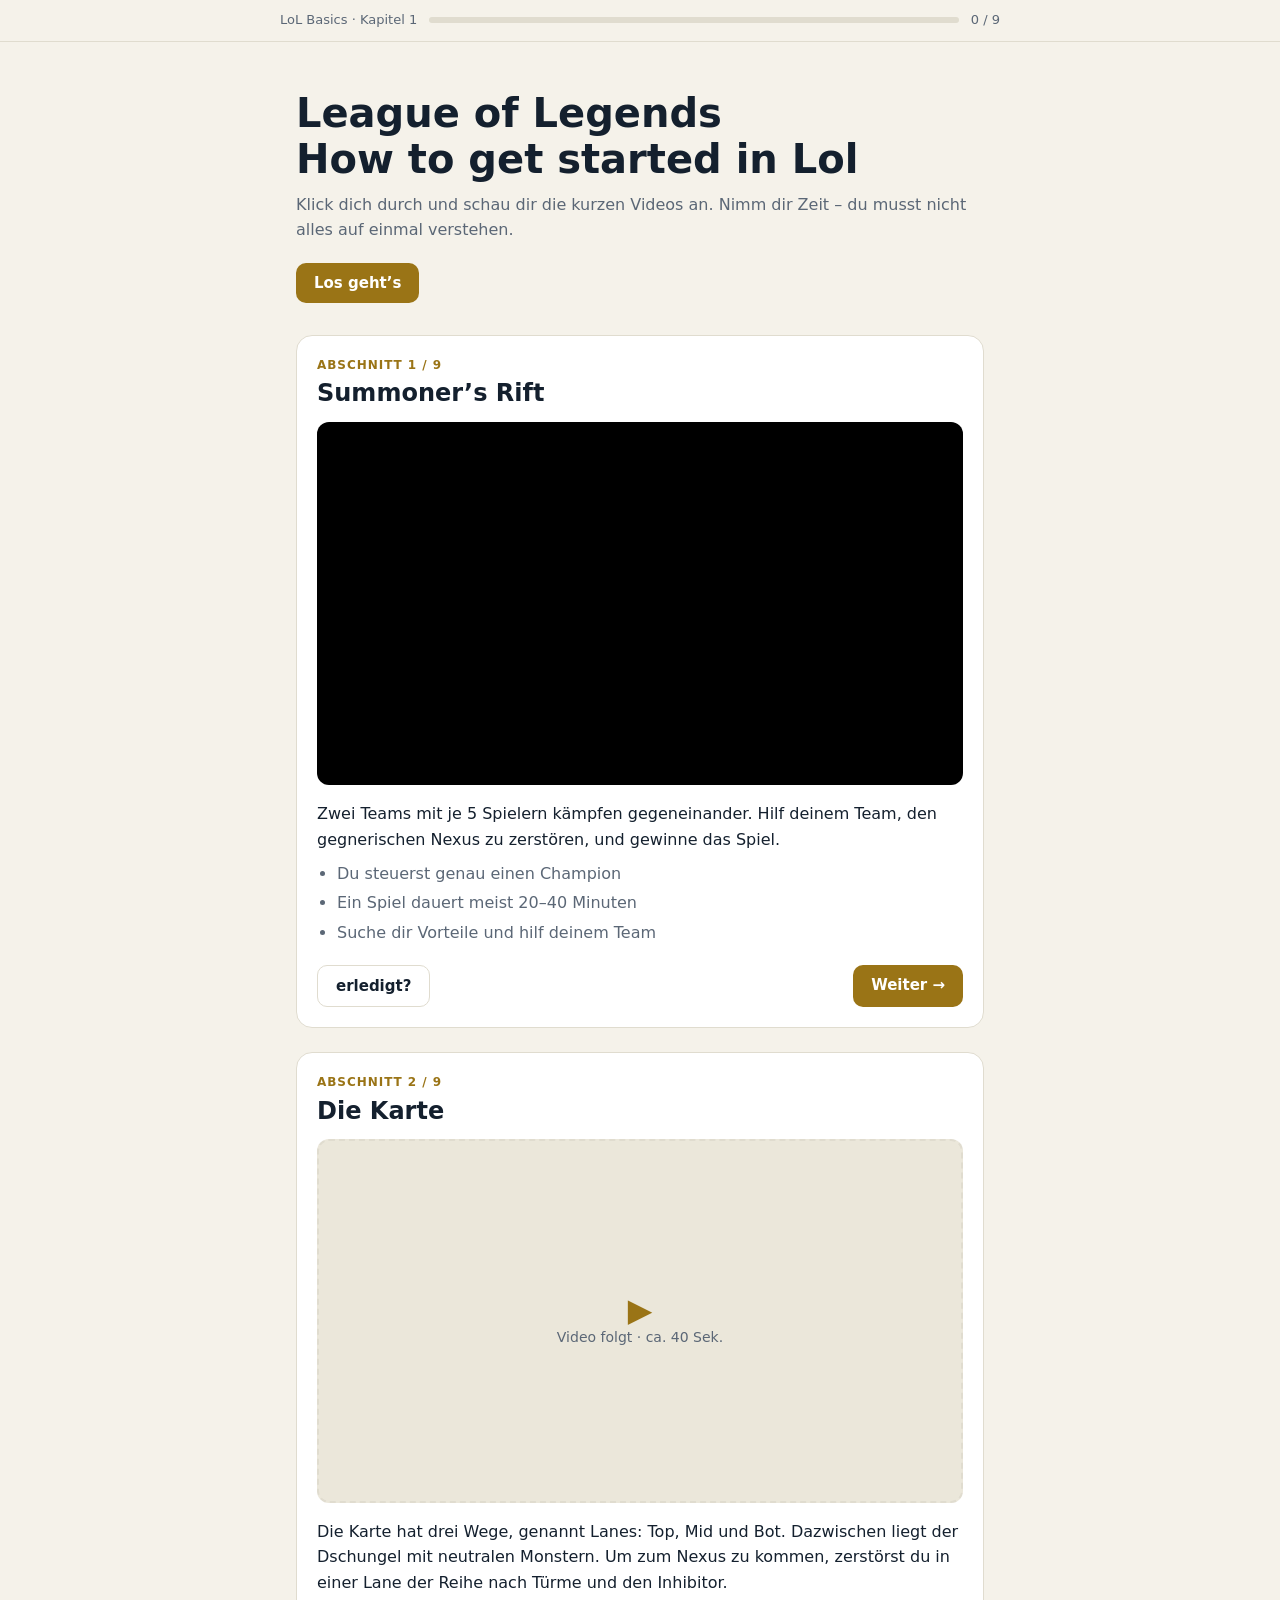
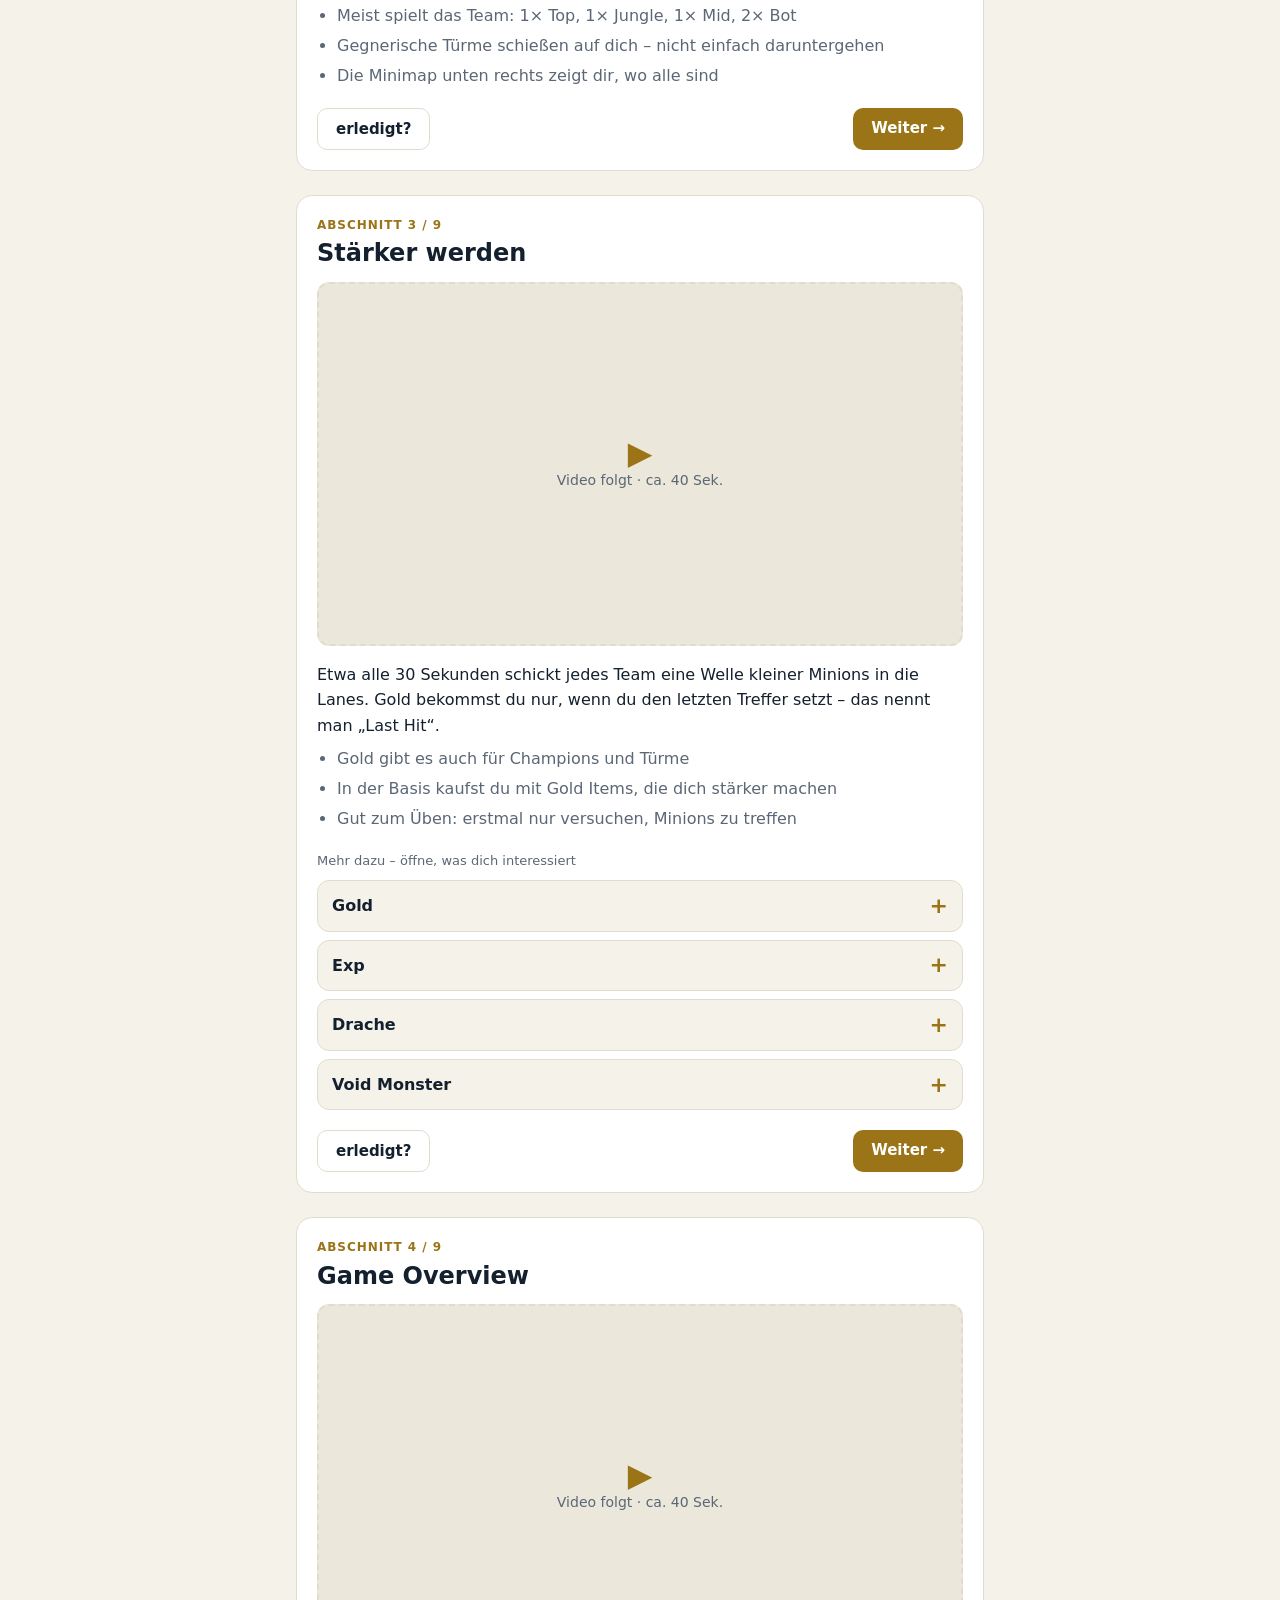
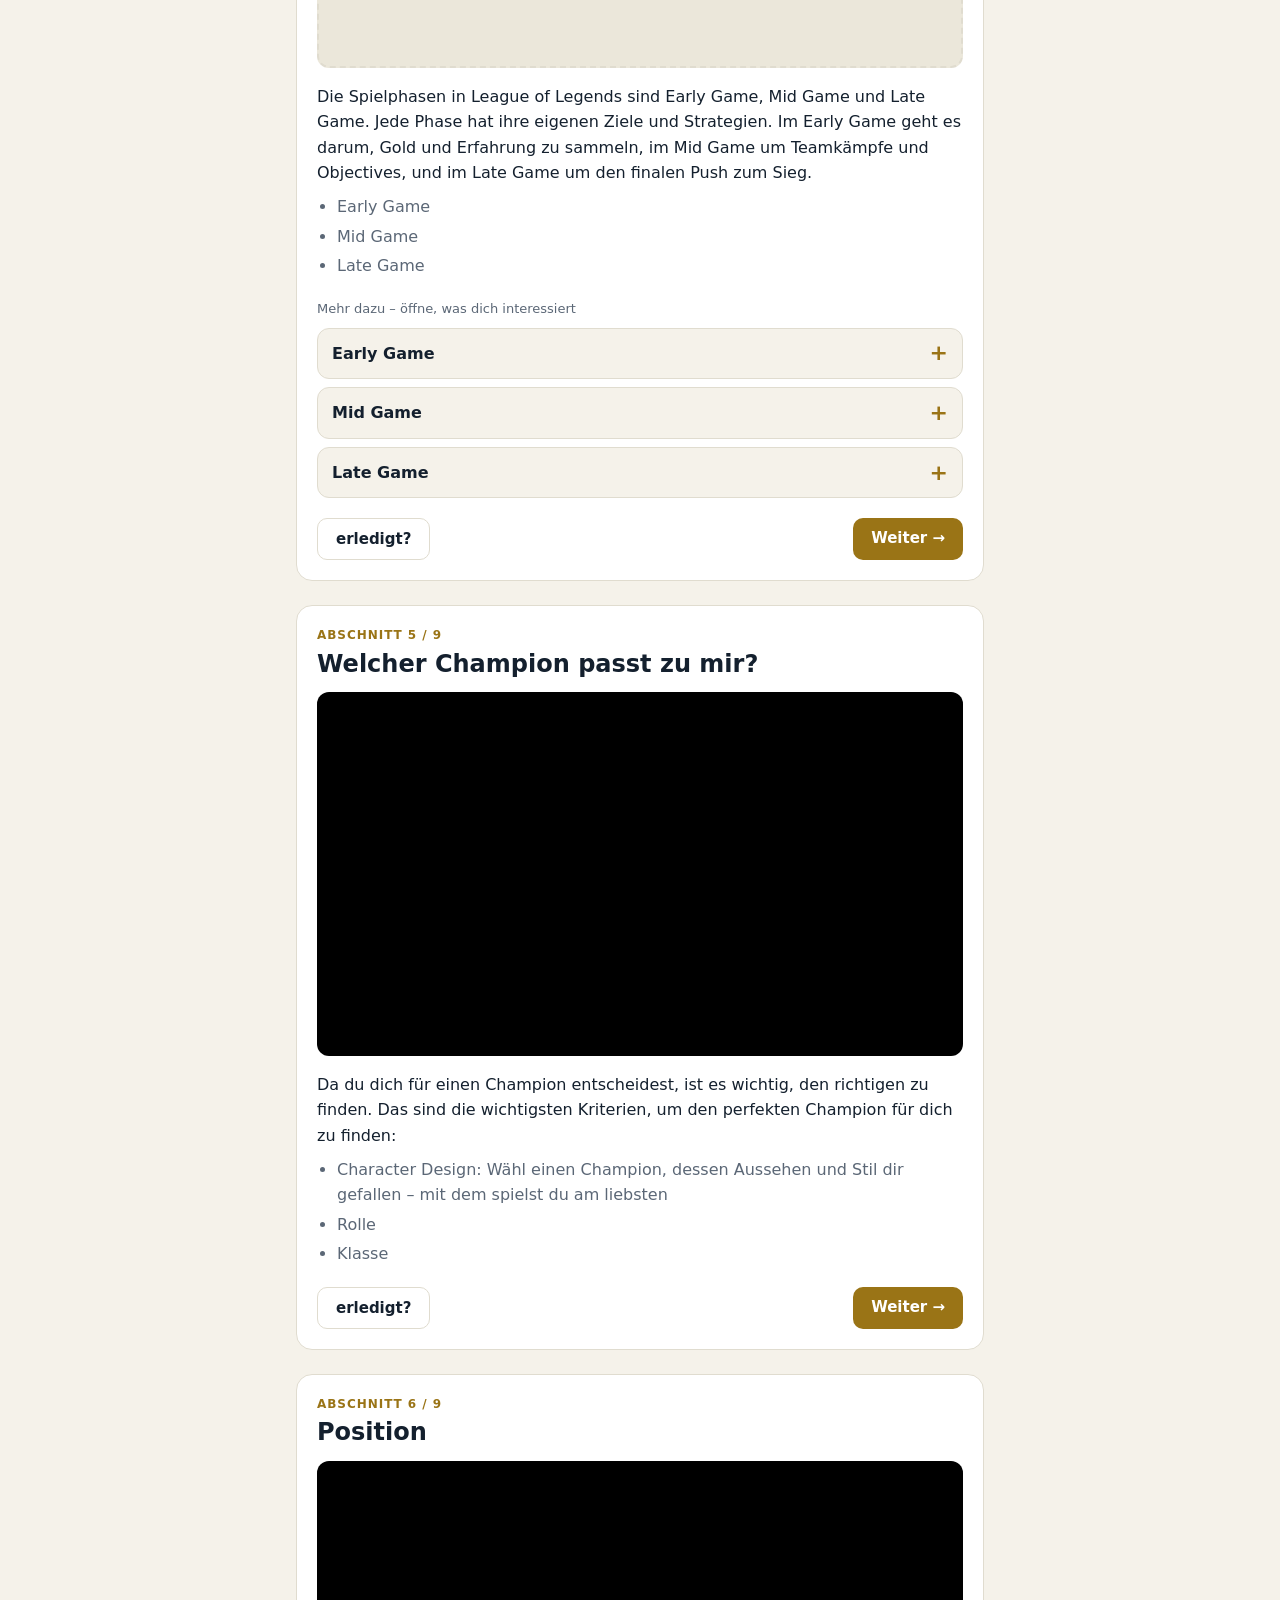
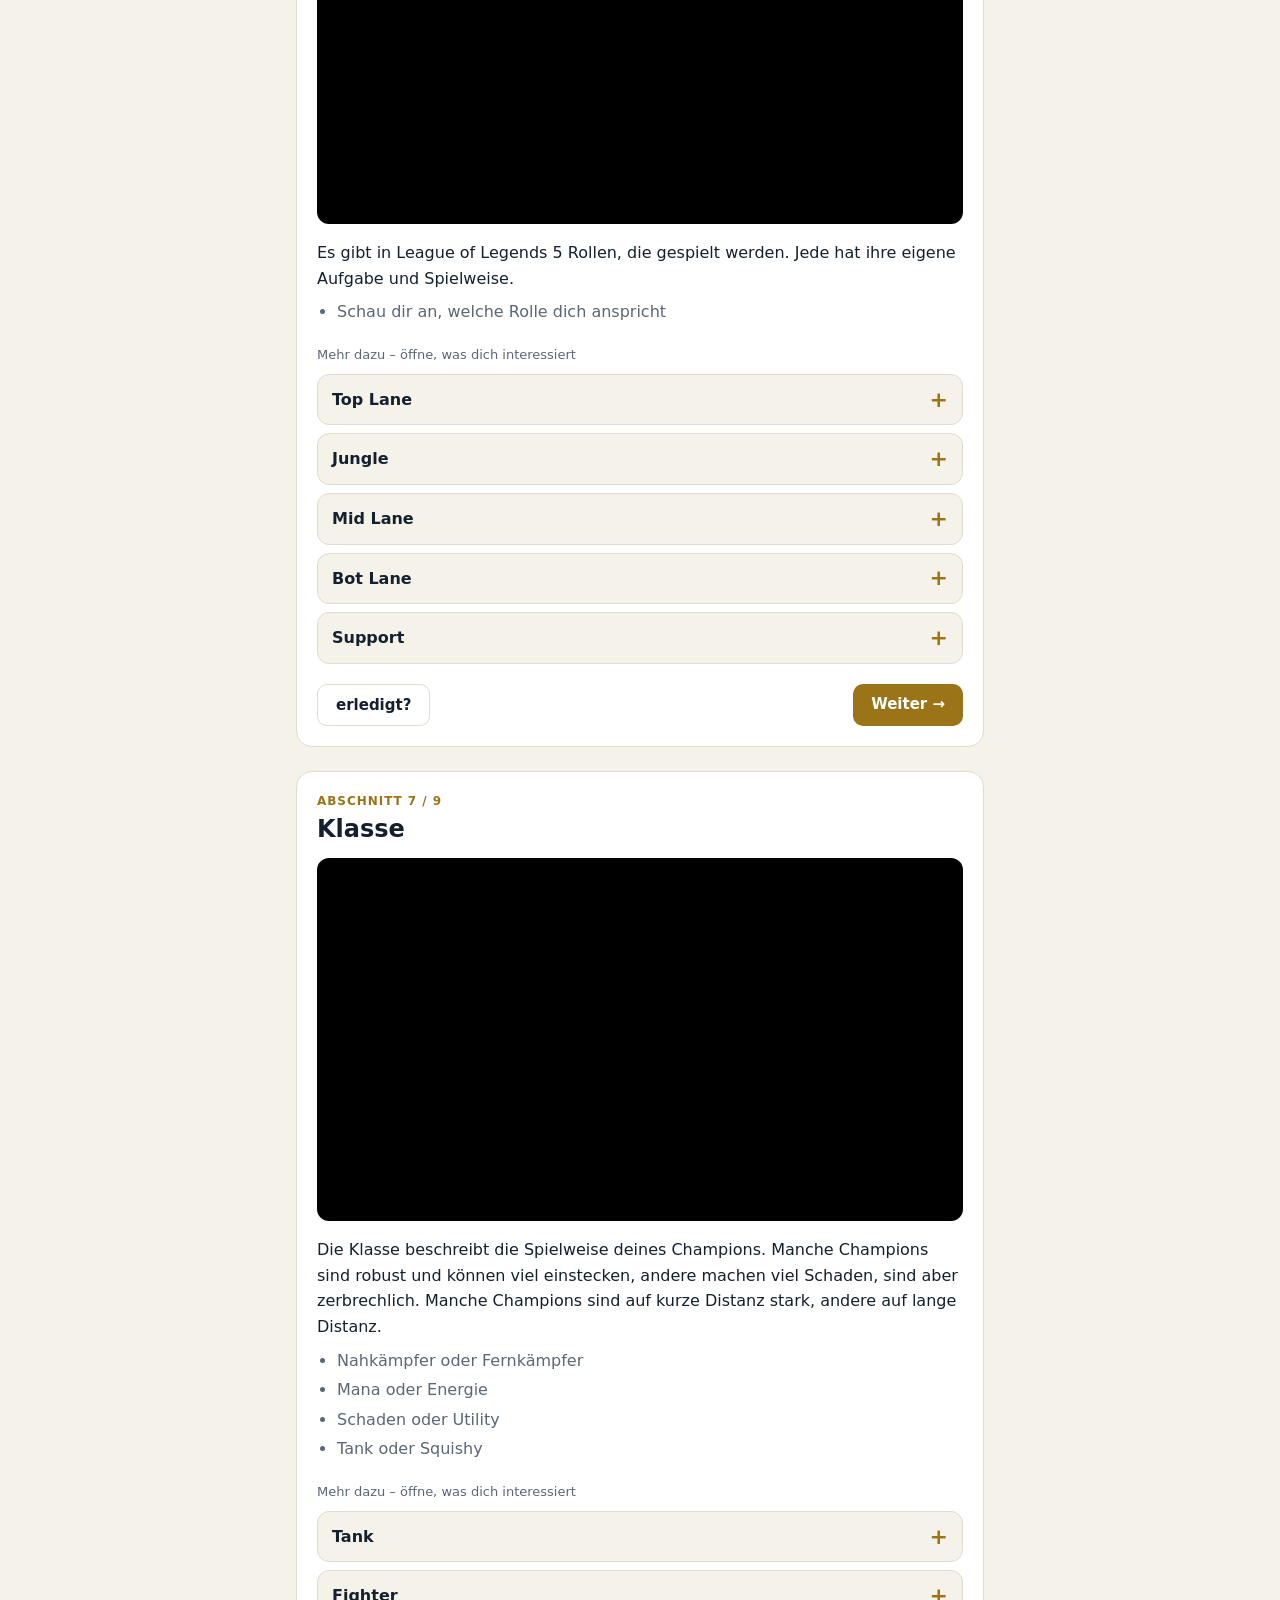
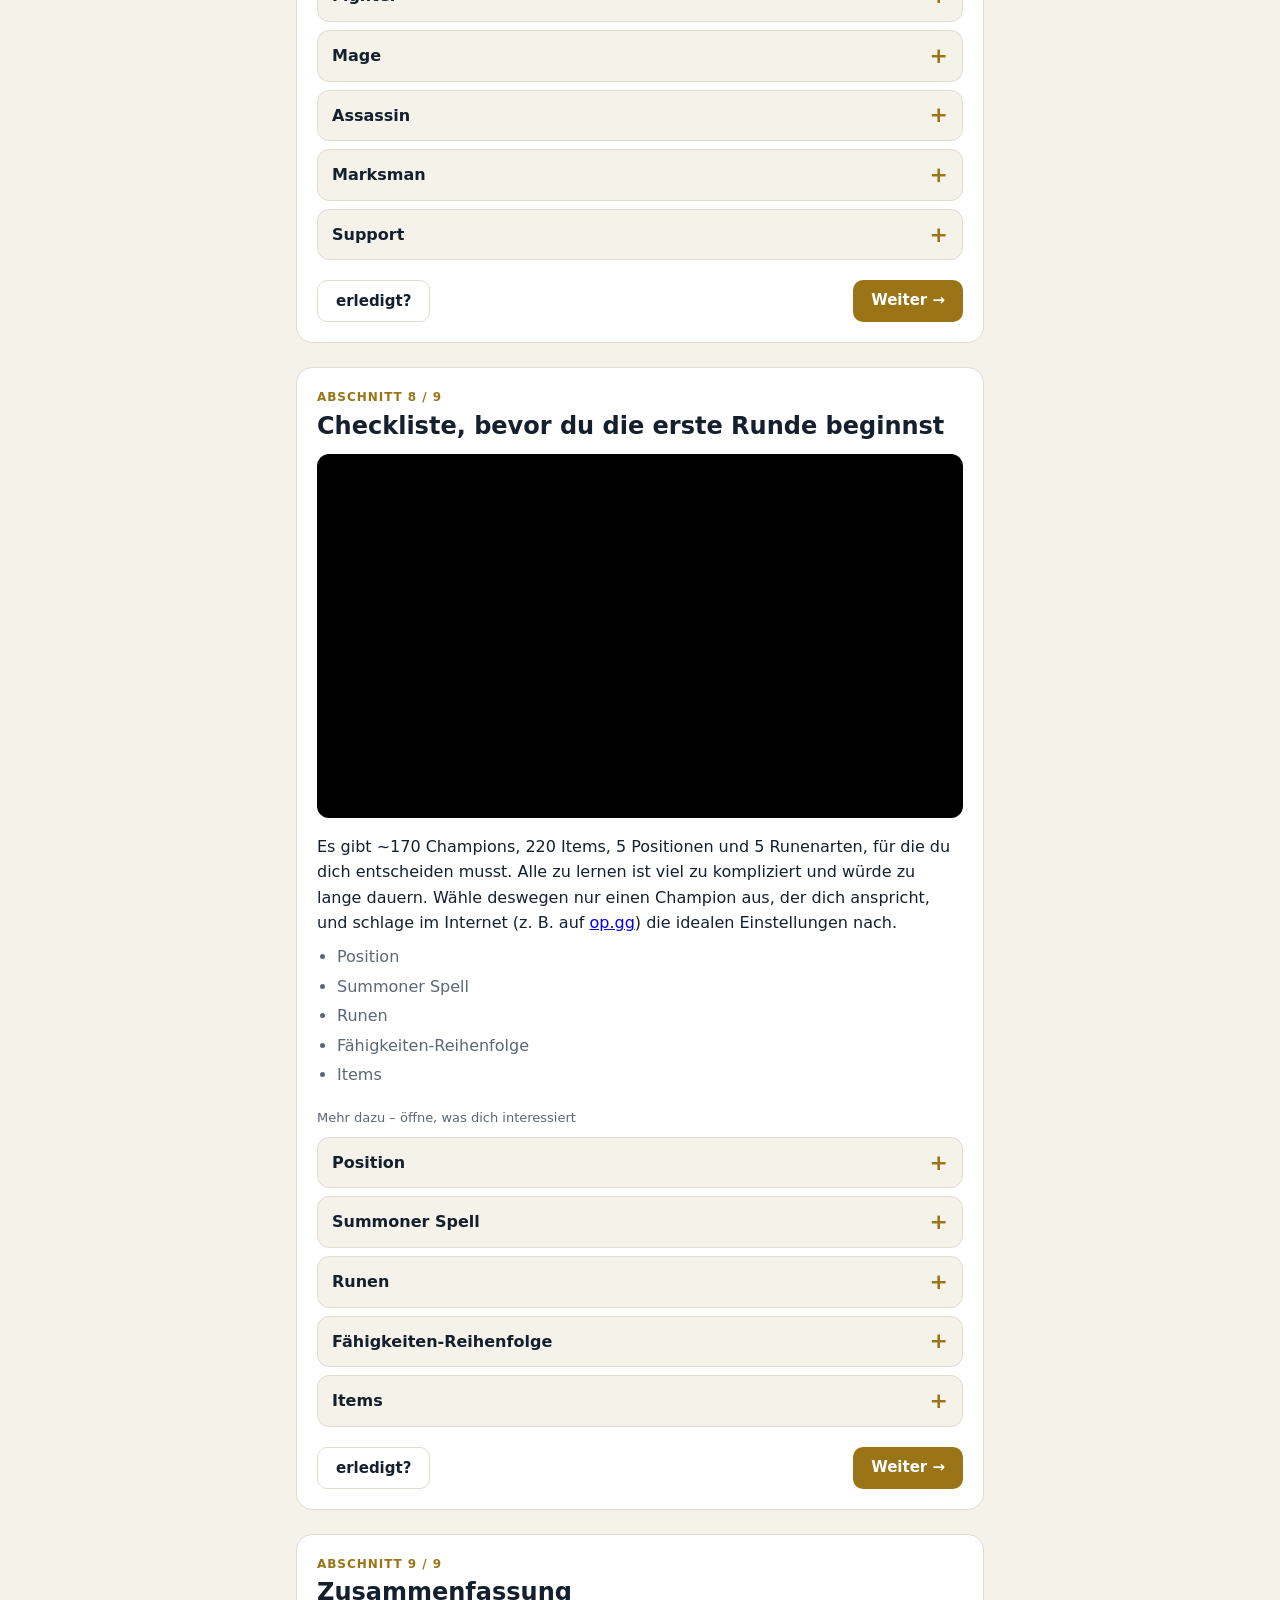
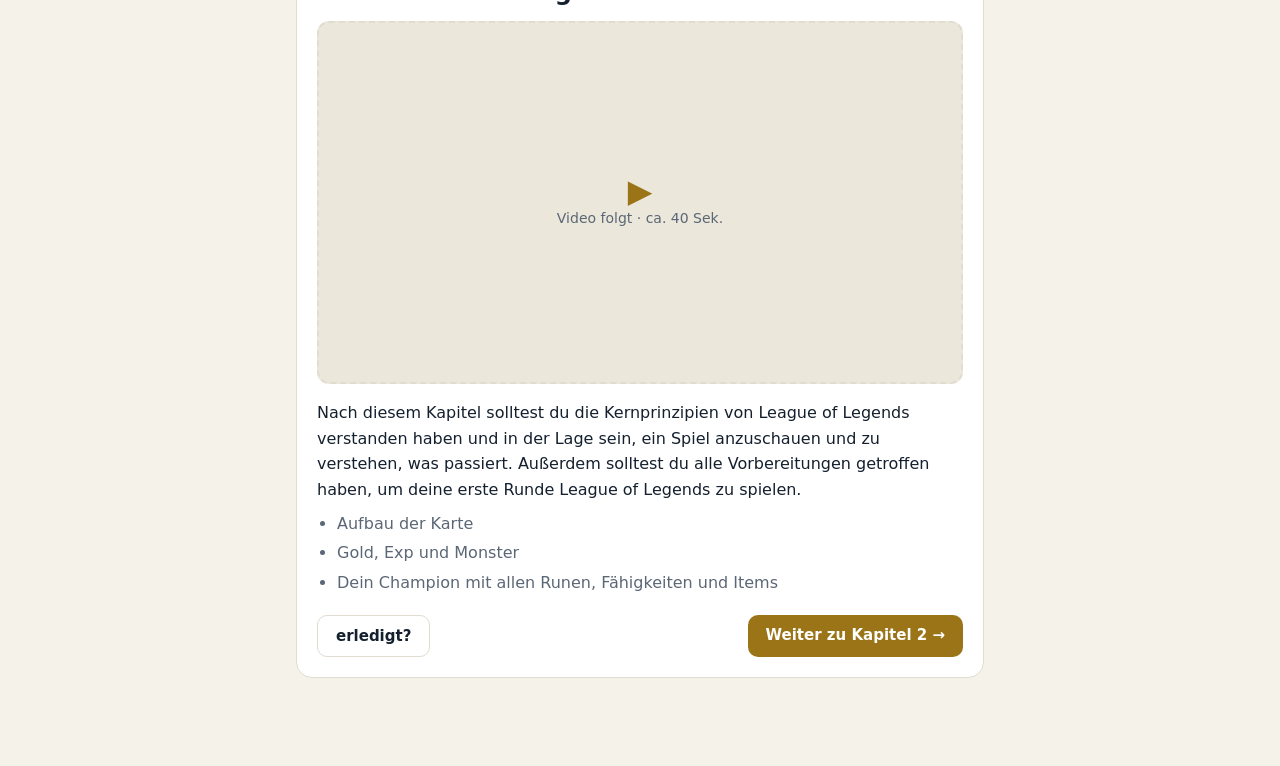
<file: index.html>
<!DOCTYPE html>
<html lang="de">
<head>
<meta charset="utf-8">
<meta name="viewport" content="width=device-width, initial-scale=1, viewport-fit=cover">
<title>League of Legends – Die ersten Schritte</title>
<meta name="description" content="Der Einstieg in League of Legends für komplette Anfänger: Karte, Gold, Rollen, Klassen und dein erster Champion – mit kurzen Videos.">
<meta property="og:type" content="website">
<meta property="og:locale" content="de_DE">
<meta property="og:site_name" content="LoL Basics">
<meta property="og:title" content="LoL Basics · Kapitel 1: Die ersten Schritte">
<meta property="og:description" content="Der Einstieg in League of Legends für komplette Anfänger: Karte, Gold, Rollen, Klassen und dein erster Champion – mit kurzen Videos.">
<!-- VORSCHAUBILD: Sobald du ein Bild hast (am besten 1200×630 Pixel), lege es als "vorschau.png" in diesen Ordner,
     entferne die Kommentarzeichen um die nächste Zeile und ändere unten "summary" in "summary_large_image".
<meta property="og:image" content="https://lukas-trian-nguyen-dinh.github.io/lol-basics/vorschau.png">
-->
<meta name="twitter:card" content="summary">
<link rel="stylesheet" href="style.css">
</head>
<body>
<header><div class="bar"><span>LoL Basics · Kapitel 1</span><div class="track"><div class="fill" id="fill"></div></div><span id="cnt">0 / 0</span></div></header>
<main>
  <section class="hero">
    <h1>League of Legends<br>How to get started in Lol</h1>
    <p>Klick dich durch und schau dir die kurzen Videos an. Nimm dir Zeit – du musst nicht alles auf einmal verstehen.</p>
    <a class="btn" href="#k1">Los geht’s</a>
  </section>
  <div id="chapters"></div>
</main>
<script>
/* Hier kannst du alles anpassen.
   video: Link zu einer .mp4-Datei (z. B. "videos/kapitel1.mp4") oder ein YouTube-Link. Leer lassen = Platzhalter. */
const CHAPTERS=[
{title:"Summoner’s Rift",video:"https://youtu.be/Y_1B_q8X2YM?si=WaCcRPkL-4ifEBFm",
 text:"Zwei Teams mit je 5 Spielern kämpfen gegeneinander. Hilf deinem Team, den gegnerischen Nexus zu zerstören, und gewinne das Spiel.",
 points:["Du steuerst genau einen Champion","Ein Spiel dauert meist 20–40 Minuten","Suche dir Vorteile und hilf deinem Team"],
 },

{title:"Die Karte",video:"",
 text:"Die Karte hat drei Wege, genannt Lanes: Top, Mid und Bot. Dazwischen liegt der Dschungel mit neutralen Monstern. Um zum Nexus zu kommen, zerstörst du in einer Lane der Reihe nach Türme und den Inhibitor.",
 points:["Meist spielt das Team: 1× Top, 1× Jungle, 1× Mid, 2× Bot","Gegnerische Türme schießen auf dich – nicht einfach daruntergehen","Die Minimap unten rechts zeigt dir, wo alle sind"],
 },

{title:"Stärker werden",video:"",
 text:"Etwa alle 30 Sekunden schickt jedes Team eine Welle kleiner Minions in die Lanes. Gold bekommst du nur, wenn du den letzten Treffer setzt – das nennt man „Last Hit“.",
 points:["Gold gibt es auch für Champions und Türme","In der Basis kaufst du mit Gold Items, die dich stärker machen","Gut zum Üben: erstmal nur versuchen, Minions zu treffen"],
 subs:[
  {title:"Gold",video:"",text:"Durch das Töten von Gegnern und Monstern erhältst du Gold. Sammle Gold, um Items zu kaufen und stärker zu werden."},
  {title:"Exp",video:"",text:"Du erhältst Exp, wenn du in der Nähe sterbender Gegner bist. Sammle Exp, um deine Stats zu erhöhen und Fähigkeiten zu verbessern."},
  {title:"Drache",video:"",text:"Das Team, welches den Drachen tötet, erhält einen permanenten Buff. Bezwinge 4 Drachen, um die Drachenseele zu erhalten."},
  {title:"Void Monster",video:"",text:"Extrem starke Monster aus der Leere, die den Verlauf des Spiels entscheiden. Sie erscheinen nacheinander in der Grube oben auf der Karte.",
   points:["Grubs: erscheinen früh im Spiel als kleine Gruppe. Je mehr dein Team tötet, desto mehr Schaden macht ihr an Türmen","Herold: kommt nach den Grubs. Wer ihn tötet, kann ihn später rufen, damit er gegnerische Türme rammt","Baron Nashor: ersetzt den Herold und ist das stärkste Monster. Das Team erhält einen Buff, der seine Minions deutlich stärker macht – ideal, um Türme zu zerstören"]},
]},

{title:"Game Overview",video:"",
 text:"Die Spielphasen in League of Legends sind Early Game, Mid Game und Late Game. Jede Phase hat ihre eigenen Ziele und Strategien. Im Early Game geht es darum, Gold und Erfahrung zu sammeln, im Mid Game um Teamkämpfe und Objectives, und im Late Game um den finalen Push zum Sieg.",
 points:["Early Game","Mid Game","Late Game"],
 subs:[
  {title:"Early Game",video:"",text:"Beide Teams sammeln Gold und Erfahrung, um stärker zu werden. Ziele sind das Farmen von Minions, das Töten von neutralen Monstern und das Gewinnen von kleinen Kämpfen."},
  {title:"Mid Game",video:"",text:"Beide Teams kämpfen in Teams, um Objectives zu sichern und die Kontrolle über die Karte zu gewinnen. Ziele sind das Gewinnen von Teamkämpfen, das Zerstören von Türmen und das Sichern von Drachen und Baron Nashor."},
  {title:"Late Game",video:"",text:"Beide Teams kämpfen um den finalen Sieg. Ziele sind das Gewinnen von Teamkämpfen, das Zerstören des gegnerischen Nexus und das Sichern von wichtigen Objectives."},
]
},

{title:"Welcher Champion passt zu mir?",video:"https://youtu.be/AgRBeQstNpI",
 text:"Da du dich für einen Champion entscheidest, ist es wichtig, den richtigen zu finden. Das sind die wichtigsten Kriterien, um den perfekten Champion für dich zu finden:",
 points:["Character Design: Wähl einen Champion, dessen Aussehen und Stil dir gefallen – mit dem spielst du am liebsten","Rolle","Klasse"],
},

{title:"Position",video:"https://youtu.be/EZUL6kpM4BU",
 text:"Es gibt in League of Legends 5 Rollen, die gespielt werden. Jede hat ihre eigene Aufgabe und Spielweise.",
 points:["Schau dir an, welche Rolle dich anspricht"],
 subs:[
  {title:"Top Lane",video:"",text:"Die Lane ganz oben, meist 1 gegen 1. Hier spielen oft robuste Champions, die viel aushalten. Du bist etwas weiter weg vom Rest des Teams und spielst deshalb oft für dich allein."},
  {title:"Jungle",video:"",text:"Du spielst nicht in einer Lane, sondern im Dschungel: Du tötest neutrale Monster für Gold und Level und hilfst den Lanes bei Angriffen."},
  {title:"Mid Lane",video:"",text:"Die Lane in der Mitte, von hier bist du schnell bei allen anderen Lanes. Oft spielen hier Champions, die viel Schaden machen."},
  {title:"Bot Lane",video:"",text:"Die Lane ganz unten. Hier spielt der Carry (auch ADC genannt), meist ein Marksman. Am Anfang ist er schwach, sammelt aber viel Gold und macht später im Spiel den meisten Schaden. Er spielt die Lane zusammen mit dem Support."},
  {title:"Support",video:"",text:"Der Support begleitet den Carry in der Bot Lane. Er braucht kaum Gold und überlässt dem Carry die Minions. Stattdessen schützt er sein Team mit Heilung, Schilden und Crowd Control, setzt Wards für Sicht auf der Karte und hilft im Laufe des Spiels auch den anderen Lanes."}
]

},

{title:"Klasse",video:"https://youtu.be/paQzQRVdaQk?si=6g6Fjk00ovoAqY54",
 text:"Die Klasse beschreibt die Spielweise deines Champions. Manche Champions sind robust und können viel einstecken, andere machen viel Schaden, sind aber zerbrechlich. Manche Champions sind auf kurze Distanz stark, andere auf lange Distanz.",
 points:["Nahkämpfer oder Fernkämpfer","Mana oder Energie","Schaden oder Utility","Tank oder Squishy"],
 subs:[
  {title:"Tank",video:"",text:"Hohe Lebenspunkte, viel Rüstung und Magieresistenz. Tanks sind dafür da, Schaden abzufangen und das gegnerische Team zu immobilisieren."},
  {title:"Fighter",video:"",text:"Starke Nahkämpfer, die viel Schaden austeilen und einstecken können."},
  {title:"Mage",video:"",text:"Fernkämpfer, die viel Schaden mit ihren Fähigkeiten austeilen, aber auf Mana angewiesen sind."},
  {title:"Assassin",video:"",text:"Champions, die schnell und tödlich sind, um gegnerische Ziele zu eliminieren."},
  {title:"Marksman",video:"",text:"Fernkämpfer, die mit Autoattacks viel Schaden auf Distanz austeilen, aber sehr zerbrechlich sind."},
  {title:"Support",video:"",text:"Champions, die das Team mit Heilung, Schilden und Crowd Control unterstützen."}
]

},

{title:"Checkliste, bevor du die erste Runde beginnst",video:"https://youtu.be/M0XxHrCU5SI",
 text:"Es gibt ~170 Champions, 220 Items, 5 Positionen und 5 Runenarten, für die du dich entscheiden musst. Alle zu lernen ist viel zu kompliziert und würde zu lange dauern. Wähle deswegen nur einen Champion aus, der dich anspricht, und schlage im Internet (z. B. auf <a href=\"https://op.gg/lol/champions\" target=\"_blank\" rel=\"noopener\">op.gg</a>) die idealen Einstellungen nach.",
 points:["Position","Summoner Spell","Runen","Fähigkeiten-Reihenfolge","Items"],
 subs:[
  {title:"Position",video:"",text:"Ort und Rolle, die der Champion am besten besetzt."},
  {title:"Summoner Spell",video:"",text:"Zusätzliche Fähigkeiten, die jeder Spieler bekommt, meistens mit einem langen Cooldown."},
  {title:"Runen",video:"",text:"Kleine passive Fähigkeiten, die sich vor dem Spiel einstellen lassen."},
  {title:"Fähigkeiten-Reihenfolge",video:"",text:"Finde heraus, welche Fähigkeiten dein Champion zuerst freischalten und verbessern sollte."},
  {title:"Items",video:"",text:"In welcher Reihenfolge du welches Item im Shop kaufst."},
]},

{title:"Zusammenfassung",video:"",
 text:"Nach diesem Kapitel solltest du die Kernprinzipien von League of Legends verstanden haben und in der Lage sein, ein Spiel anzuschauen und zu verstehen, was passiert. Außerdem solltest du alle Vorbereitungen getroffen haben, um deine erste Runde League of Legends zu spielen.",
 points:["Aufbau der Karte","Gold, Exp und Monster","Dein Champion mit allen Runen, Fähigkeiten und Items"],
 }

];

const KEY="lol-basics-done";
const LAST='<a class="btn" href="kapitel2.html">Weiter zu Kapitel 2 →</a>';
const END="";
</script>
<script src="app.js"></script>
</body>
</html>
</file>
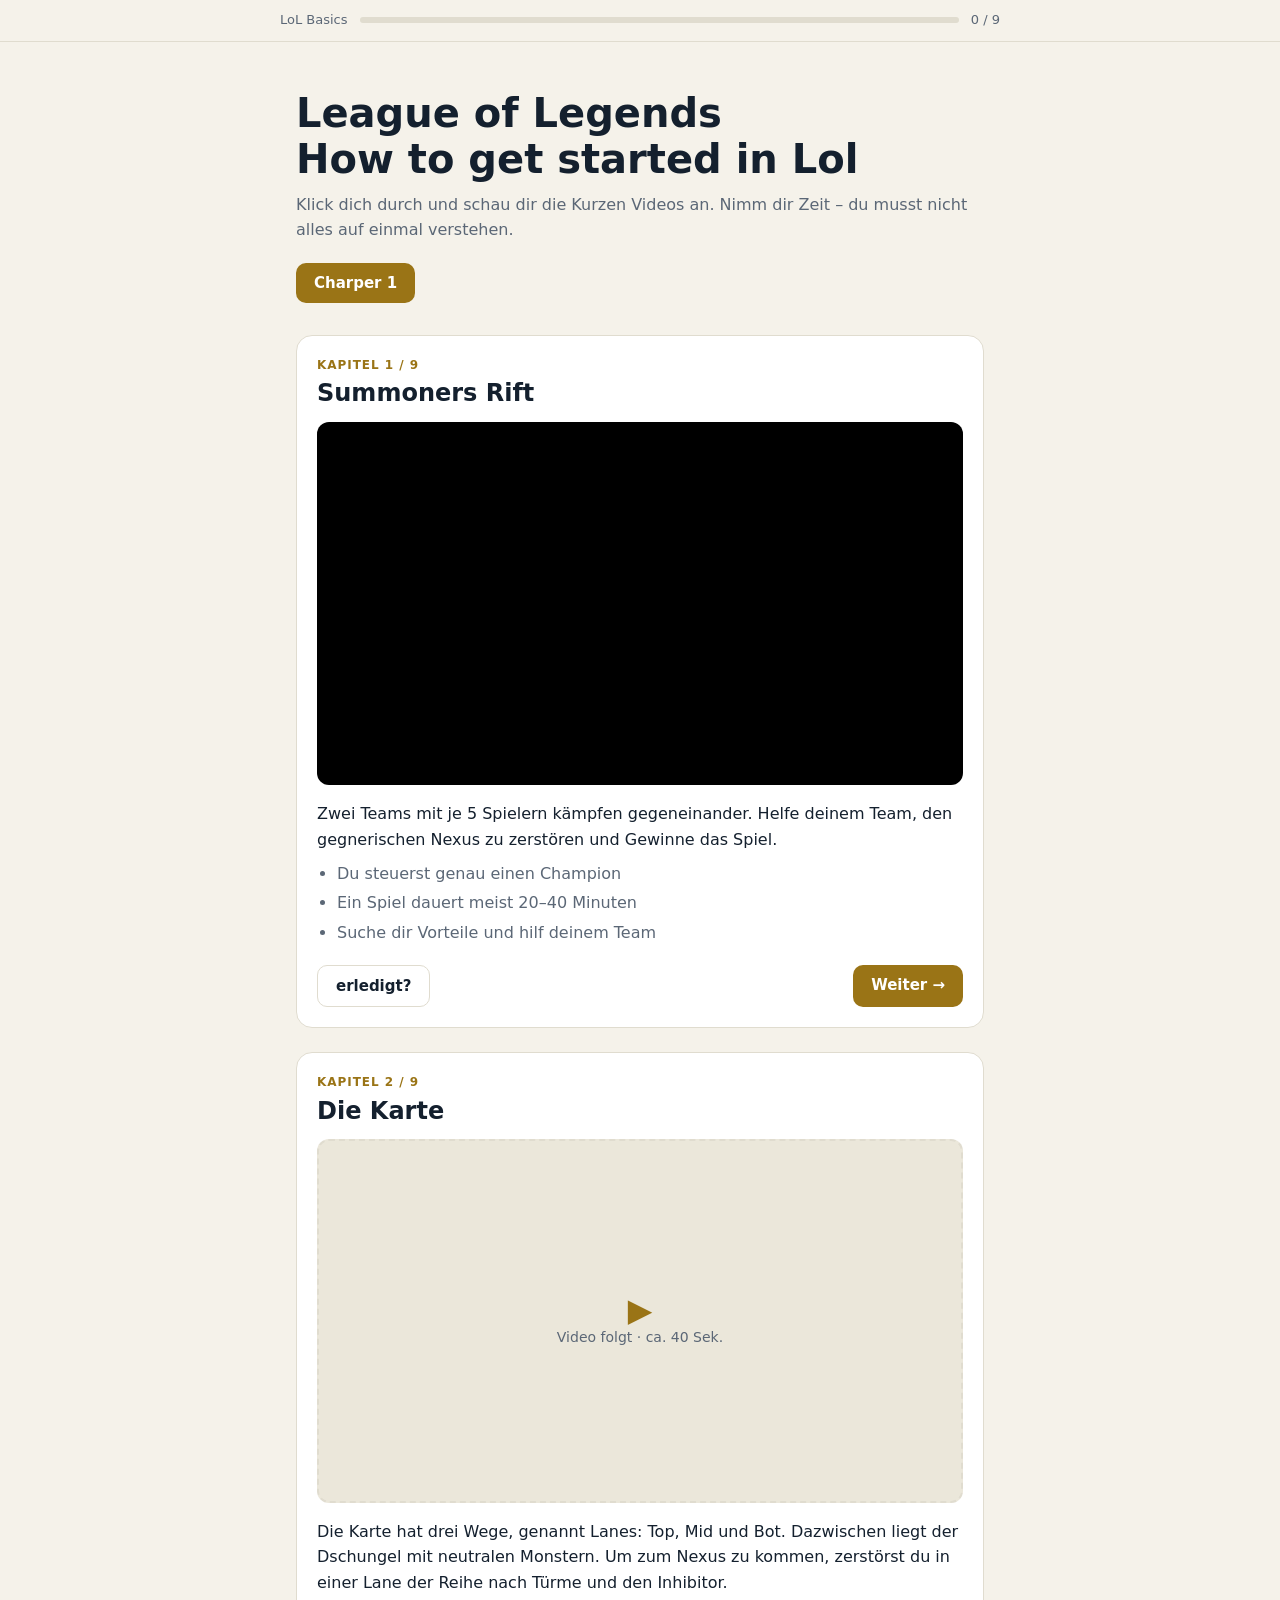
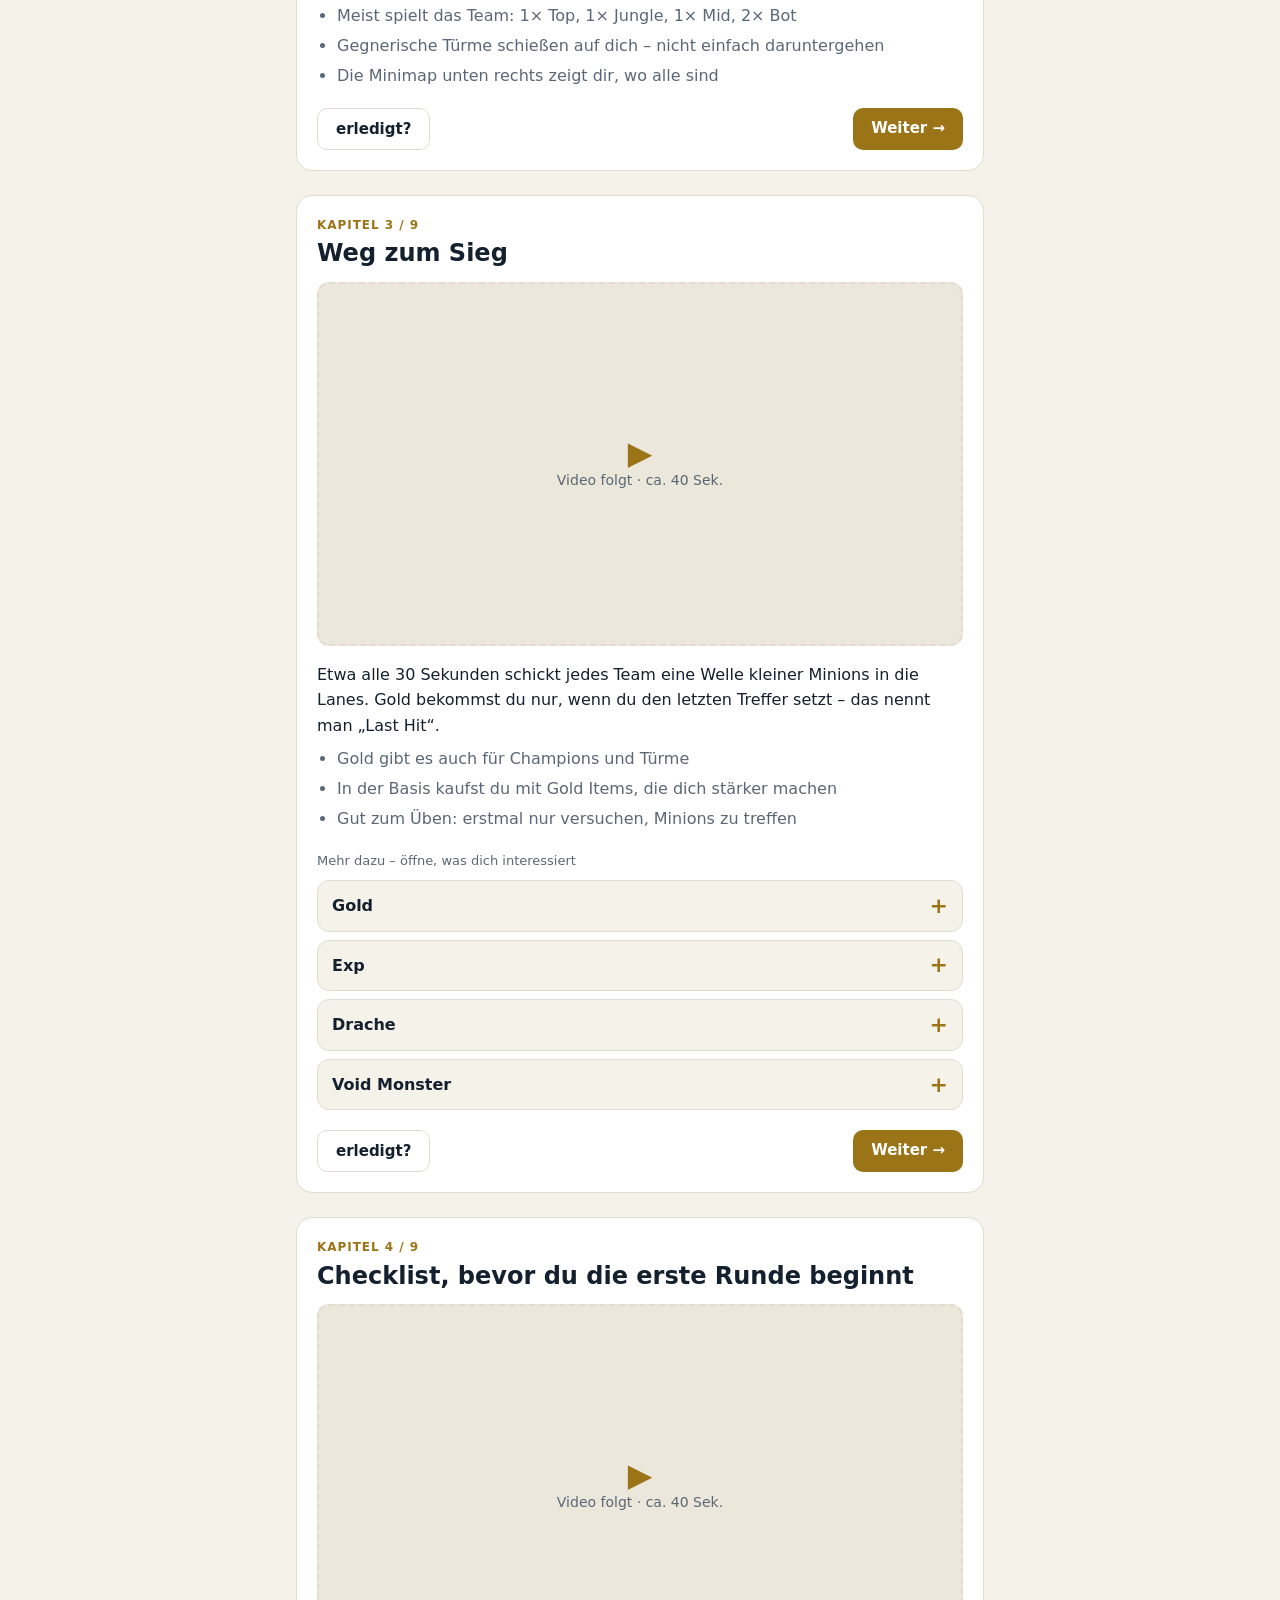
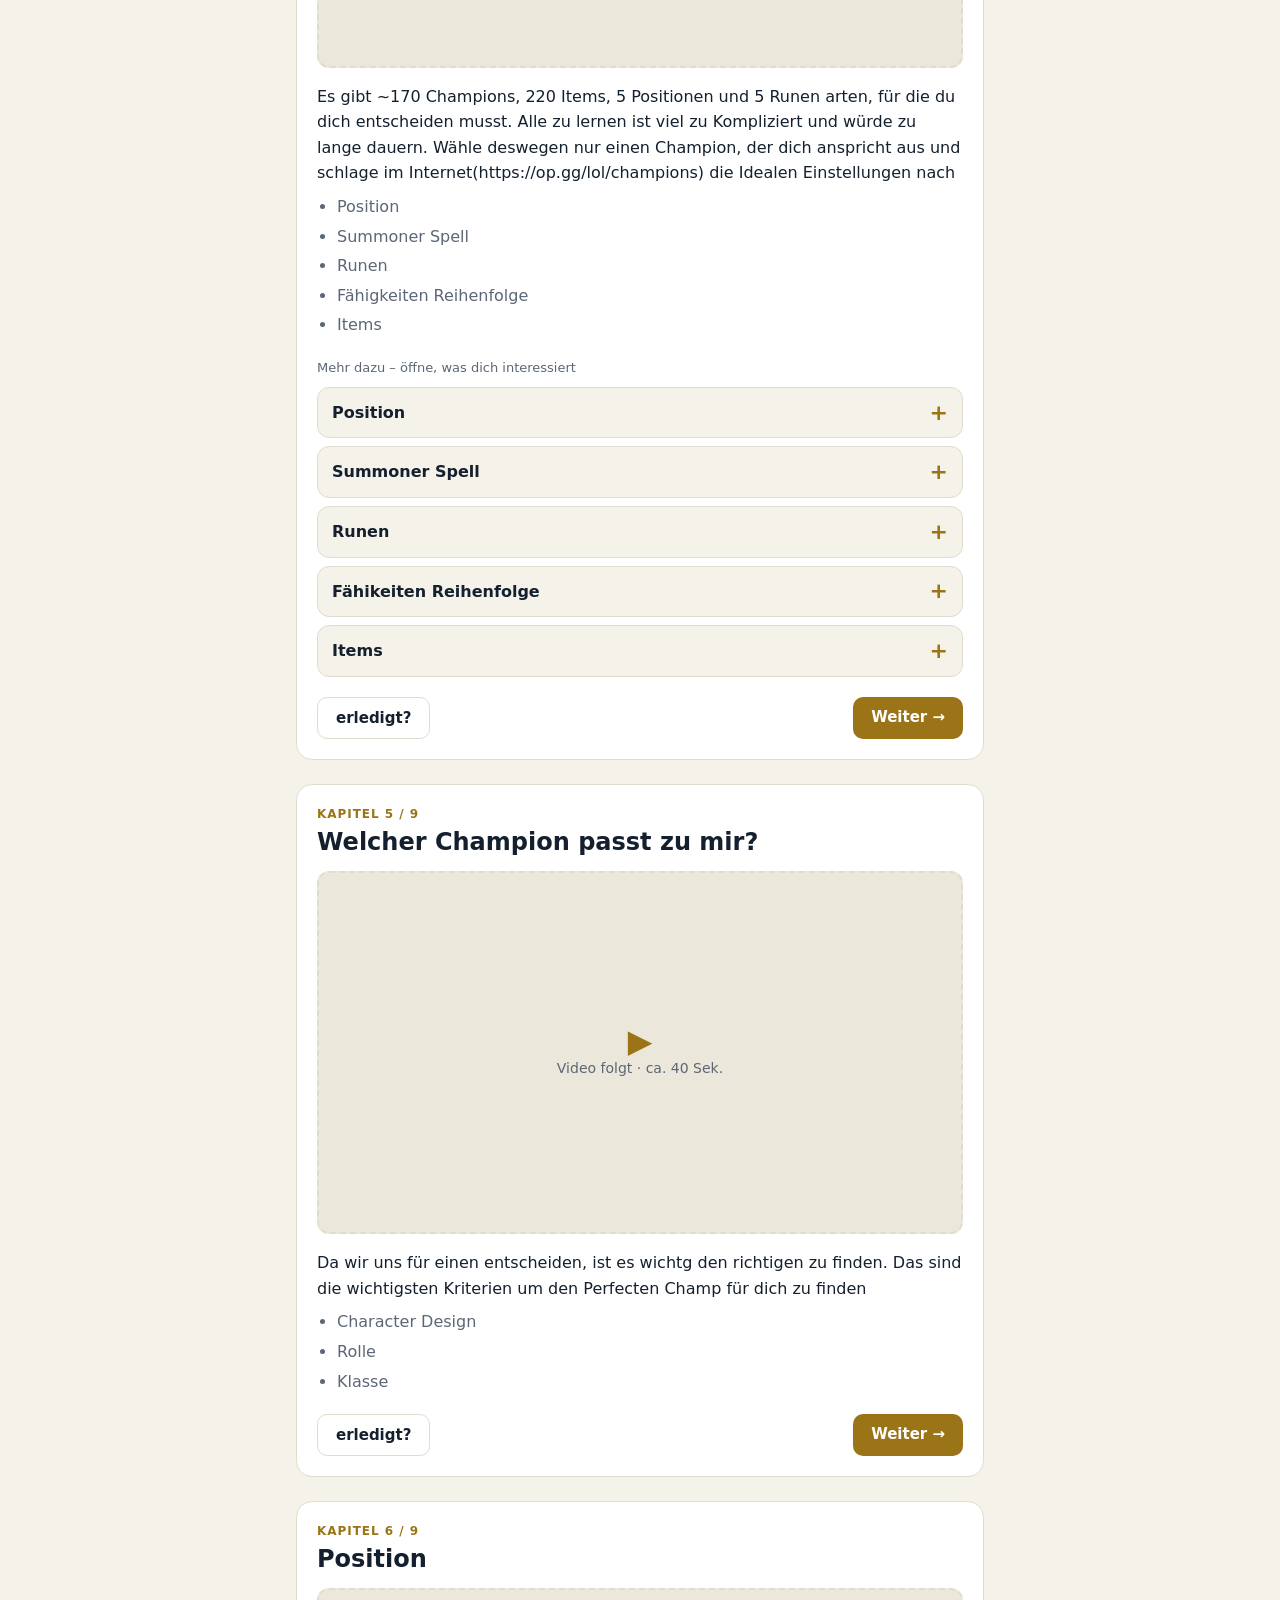
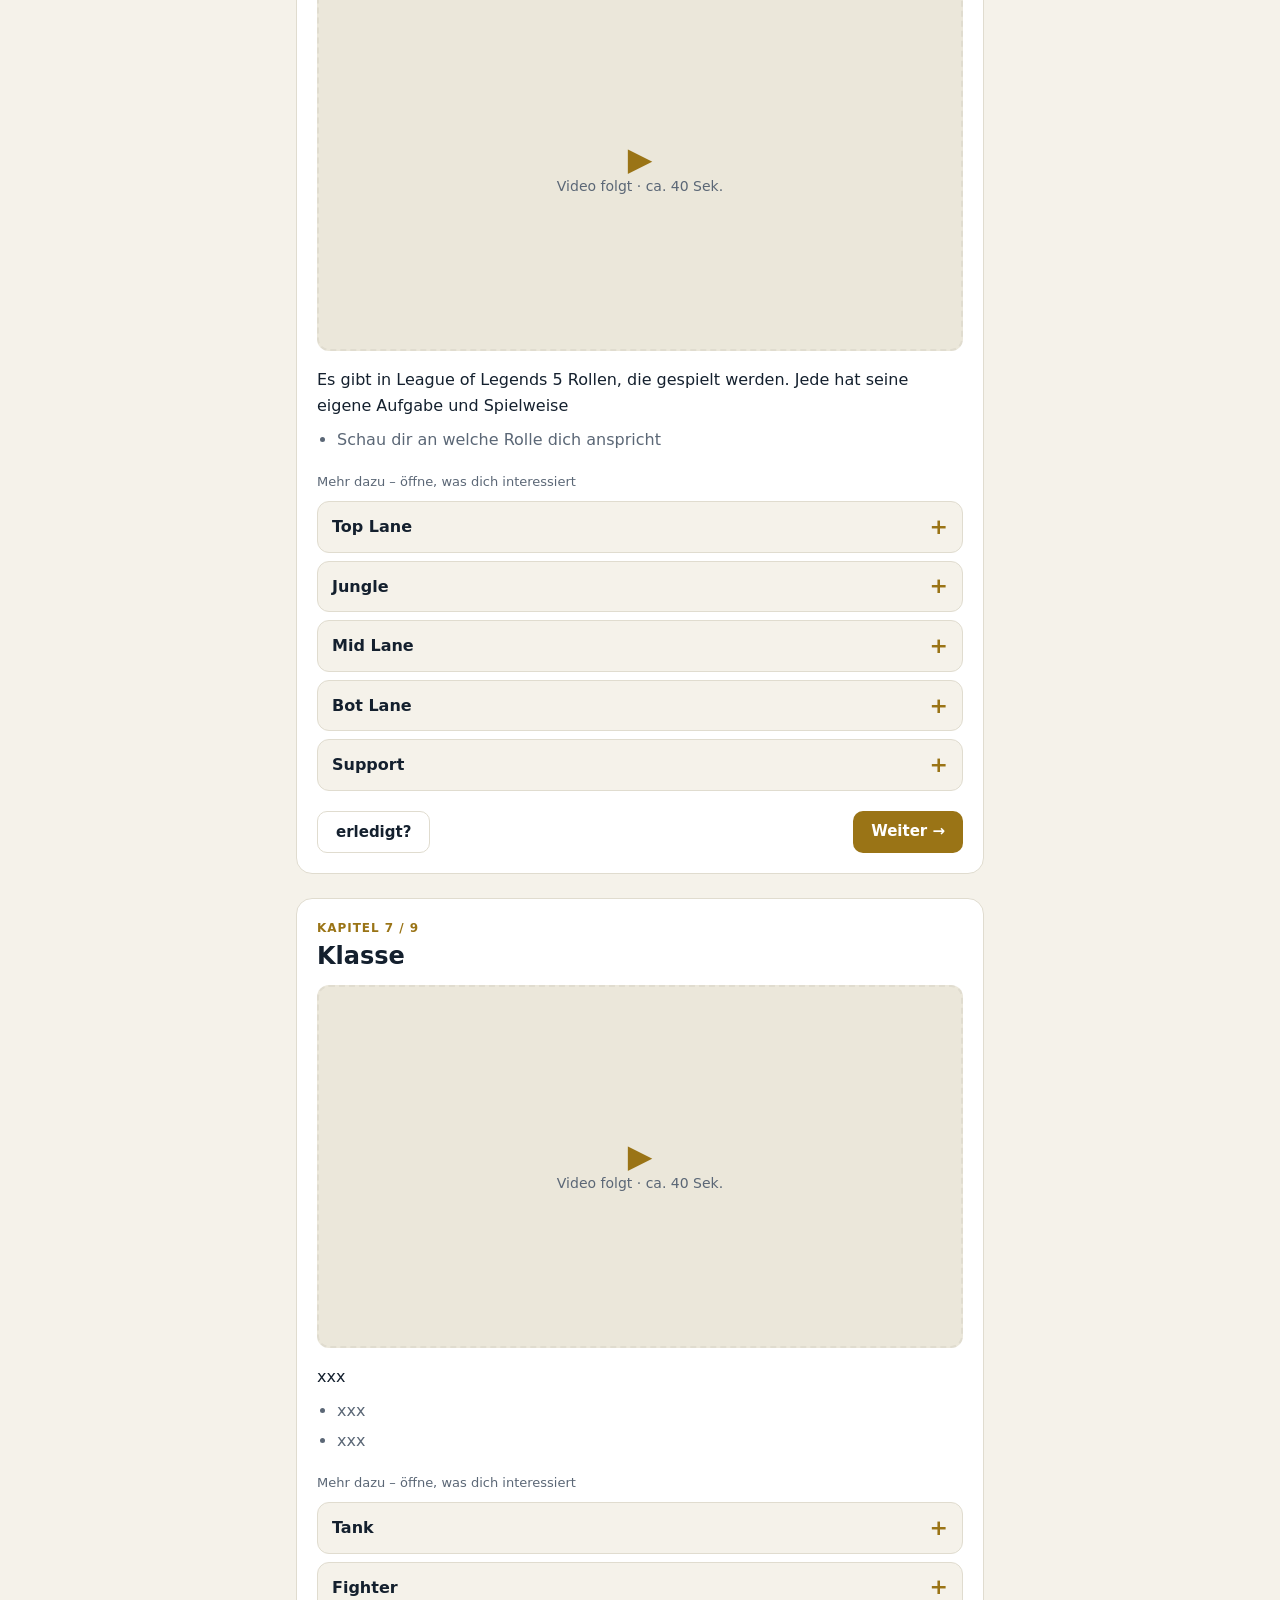
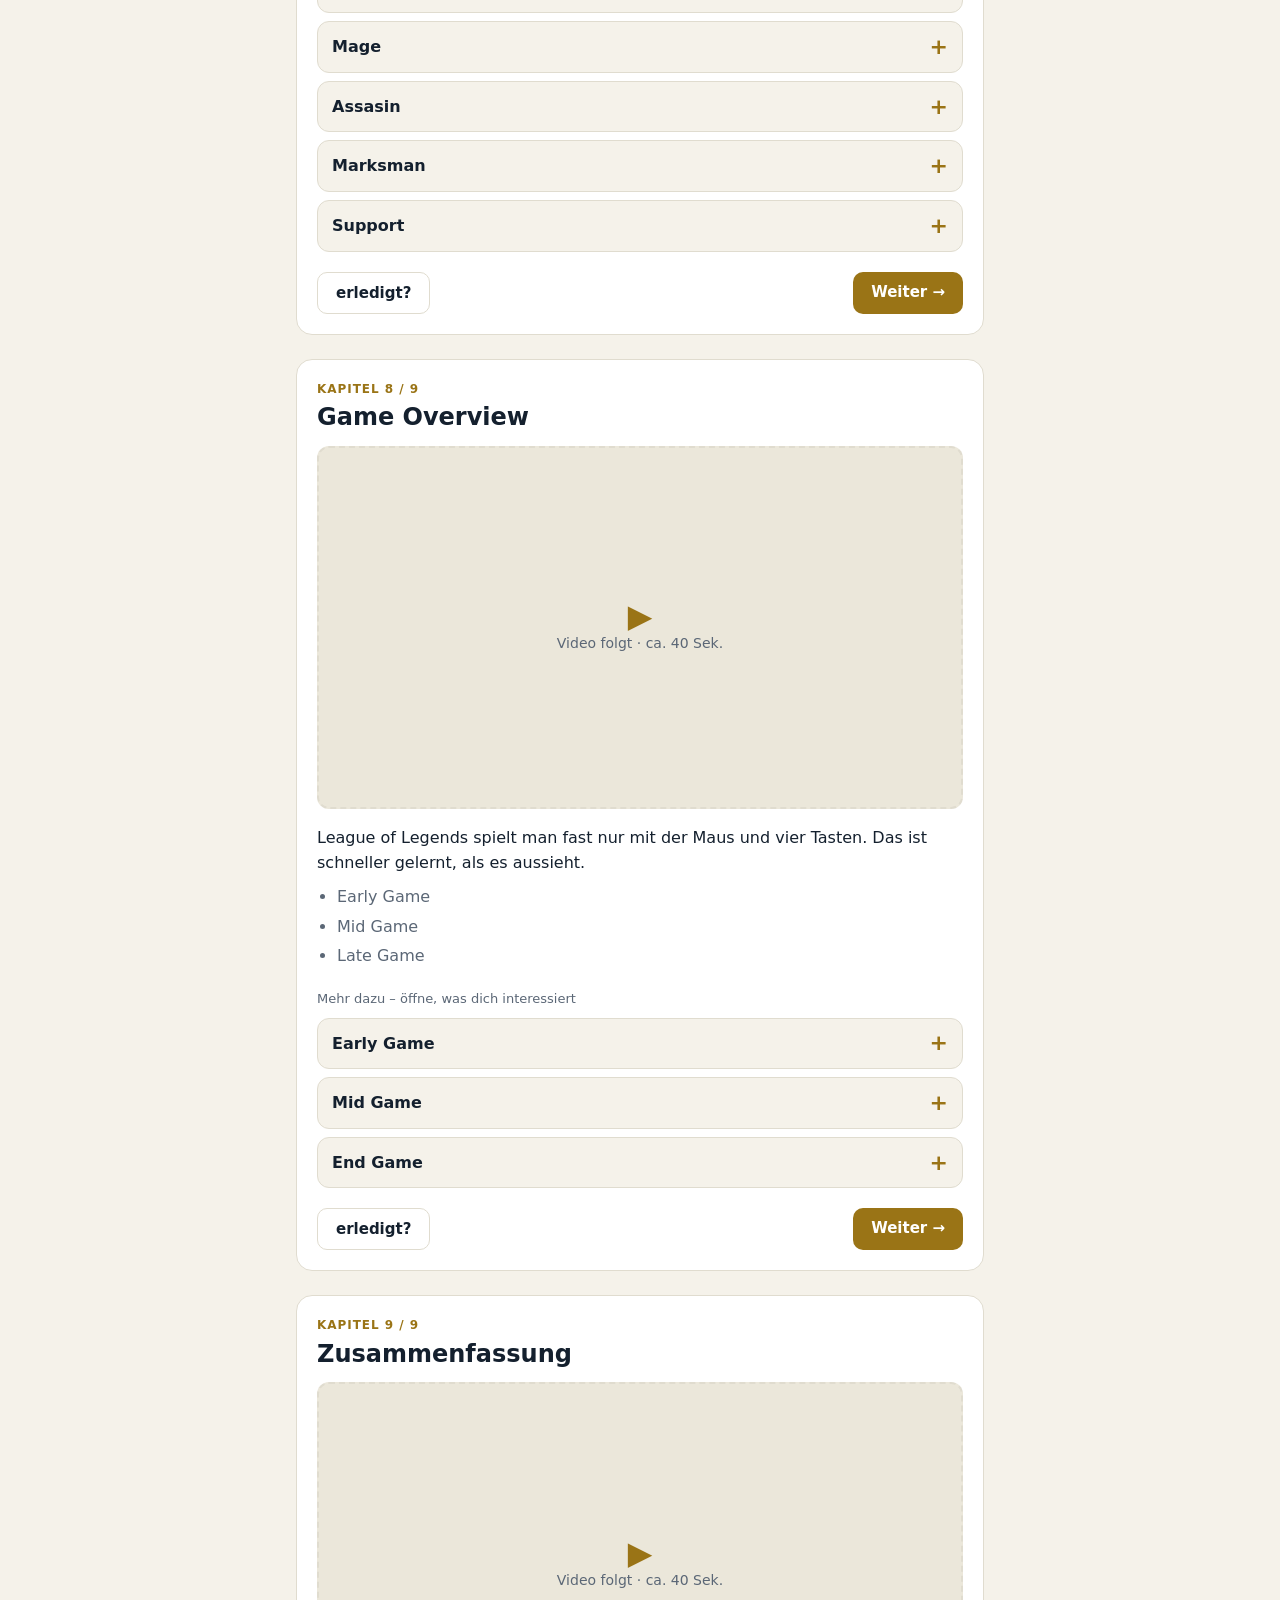
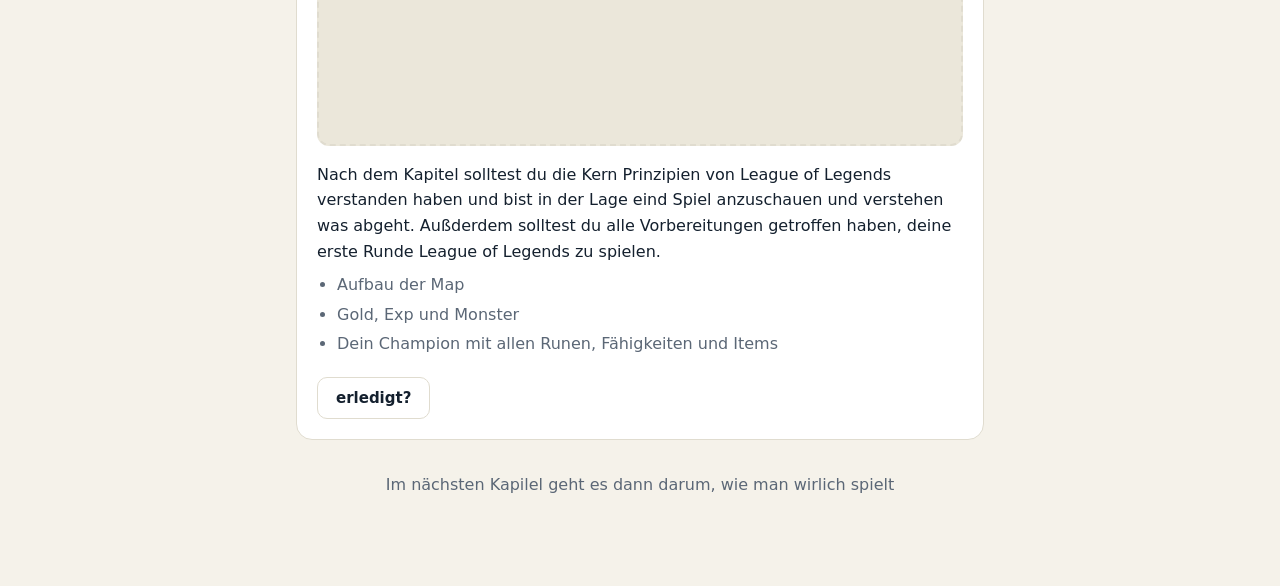
<file: index.html.html>
<!DOCTYPE html>
<html lang="de">
<head>
<meta charset="utf-8">
<meta name="viewport" content="width=device-width, initial-scale=1, viewport-fit=cover">
<title>League of Legends – Die ersten Schritte</title>
<style>
:root{--bg:#f5f2ea;--surface:#fff;--ink:#14202e;--muted:#5b6776;--accent:#9a7416;--accent-ink:#fff;--line:#e0dccf;--ph:#ebe7da;
box-sizing:border-box;padding-top:env(safe-area-inset-top,0px);padding-bottom:env(safe-area-inset-bottom,0px)}
@media (prefers-color-scheme:dark){:root:not([data-theme="light"]){--bg:#0b1420;--surface:#121f30;--ink:#eef1f5;--muted:#9aa8ba;--accent:#d7b25a;--accent-ink:#1a1405;--line:#24364d;--ph:#0e1a2a}}
:root[data-theme="dark"]{--bg:#0b1420;--surface:#121f30;--ink:#eef1f5;--muted:#9aa8ba;--accent:#d7b25a;--accent-ink:#1a1405;--line:#24364d;--ph:#0e1a2a}
html{scroll-behavior:smooth;scroll-padding-top:72px}
*{box-sizing:border-box}
body{margin:0;background:var(--bg);color:var(--ink);font:16px/1.6 system-ui,-apple-system,"Segoe UI",Roboto,sans-serif}
header{position:sticky;top:env(safe-area-inset-top,0px);z-index:5;background:var(--bg);border-bottom:1px solid var(--line);padding:10px 16px}
.bar{max-width:720px;margin:0 auto;display:flex;align-items:center;gap:12px;font-size:13px;color:var(--muted)}
.track{flex:1;height:6px;border-radius:3px;background:var(--line);overflow:hidden}
.fill{height:100%;width:0;background:var(--accent);transition:width .3s}
main{max-width:720px;margin:0 auto;padding:24px 16px 64px}
.hero{padding:24px 0 32px}
.hero h1{font-size:clamp(28px,7vw,40px);line-height:1.15;margin:0 0 10px}
.hero p{color:var(--muted);margin:0 0 20px}
.btn{display:inline-block;border:0;border-radius:10px;padding:11px 18px;font:600 15px system-ui,sans-serif;cursor:pointer;text-decoration:none;background:var(--accent);color:var(--accent-ink)}
.btn.ghost{background:transparent;color:var(--ink);border:1px solid var(--line)}
.btn.ghost.on{border-color:var(--accent);color:var(--accent)}
.ch{background:var(--surface);border:1px solid var(--line);border-radius:16px;padding:20px;margin-bottom:24px}
.num{font-size:12px;letter-spacing:.08em;text-transform:uppercase;color:var(--accent);font-weight:700}
.ch h2{margin:4px 0 14px;font-size:24px;line-height:1.2}
.vid video,.vid iframe,.ph{display:block;width:100%;aspect-ratio:16/9;border:0;border-radius:12px;background:#000}
.ph{background:var(--ph);border:2px dashed var(--line);display:flex;flex-direction:column;align-items:center;justify-content:center;color:var(--muted);font-size:14px}
.play{font-size:32px;color:var(--accent);line-height:1}
.lead{margin:16px 0 8px}
.pts{margin:0 0 20px;padding-left:20px;color:var(--muted)}
.pts li{margin:4px 0}
.actions{display:flex;flex-wrap:wrap;gap:10px;justify-content:space-between}
.subs{margin:0 0 20px}
.subs-h{font-size:13px;color:var(--muted);margin-bottom:8px}
.sub{border:1px solid var(--line);border-radius:12px;margin-bottom:8px;background:var(--bg)}
.sub summary{cursor:pointer;padding:12px 14px;font-weight:600;list-style:none;display:flex;justify-content:space-between;align-items:center}
.sub summary::-webkit-details-marker{display:none}
.sub summary::after{content:"+";color:var(--accent);font-size:22px;line-height:1}
.sub[open] summary::after{content:"–"}
.subbody{padding:0 14px 6px}
.fin{text-align:center;color:var(--muted);padding:8px 0}
</style>
</head>
<body>
<header><div class="bar"><span>LoL Basics</span><div class="track"><div class="fill" id="fill"></div></div><span id="cnt">0 / 0</span></div></header>
<main>
  <section class="hero">
    <h1>League of Legends<br>How to get started in Lol</h1>
    <p>Klick dich durch und schau dir die Kurzen Videos an. Nimm dir Zeit – du musst nicht alles auf einmal verstehen.</p>
    <a class="btn" href="#k1">Charper 1</a>
  </section>
  <div id="chapters"></div>
</main>
<script>
/* Hier kannst du alles anpassen.
   video: Link zu einer .mp4-Datei (z. B. "videos/kapitel1.mp4") oder ein YouTube-Link. Leer lassen = Platzhalter. */
const CHAPTERS=[
{title:"Summoners Rift",video:"https://youtu.be/Y_1B_q8X2YM?si=WaCcRPkL-4ifEBFm",
 text:"Zwei Teams mit je 5 Spielern kämpfen gegeneinander. Helfe deinem Team, den gegnerischen Nexus zu zerstören und Gewinne das Spiel.",
 points:["Du steuerst genau einen Champion","Ein Spiel dauert meist 20–40 Minuten","Suche dir Vorteile und hilf deinem Team"],
 },

{title:"Die Karte",video:"",
 text:"Die Karte hat drei Wege, genannt Lanes: Top, Mid und Bot. Dazwischen liegt der Dschungel mit neutralen Monstern. Um zum Nexus zu kommen, zerstörst du in einer Lane der Reihe nach Türme und den Inhibitor.",
 points:["Meist spielt das Team: 1× Top, 1× Jungle, 1× Mid, 2× Bot","Gegnerische Türme schießen auf dich – nicht einfach daruntergehen","Die Minimap unten rechts zeigt dir, wo alle sind"],
 },

{title:"Weg zum Sieg",video:"",
 text:"Etwa alle 30 Sekunden schickt jedes Team eine Welle kleiner Minions in die Lanes. Gold bekommst du nur, wenn du den letzten Treffer setzt – das nennt man „Last Hit“.",
 points:["Gold gibt es auch für Champions und Türme","In der Basis kaufst du mit Gold Items, die dich stärker machen","Gut zum Üben: erstmal nur versuchen, Minions zu treffen"],
 subs:[
  {title:"Gold",video:"",text:"Durch das Töten von Sachen erhältst du Gold. Sammle Gold um Items zu kaufen und stärker zu werden."},
  {title:"Exp",video:"",text:"Erhalte Exp wenn du in der nähe von sterbende Gegnern bist. Sammle Exp um deine Stats zu erhöhen und Fähigkeiten zu verbessern."},
  {title:"Drache",video:"",text:"Das Team, welches den Drachen tötet, erhält einen permanenten Buff. Bezwinge 4 Drachen um die Drachenseele zu erhalten."},
  {title:"Void Monster",video:"",text:"Extrem Starke Monster, die den Verlauf des Spiels entscheiden."},
]},

{title:"Checklist, bevor du die erste Runde beginnt",video:"",
 text:"Es gibt ~170 Champions, 220 Items, 5 Positionen und 5 Runen arten, für die du dich entscheiden musst. Alle zu lernen ist viel zu Kompliziert und würde zu lange dauern. Wähle deswegen nur einen Champion, der dich anspricht aus und schlage im Internet(https://op.gg/lol/champions) die Idealen Einstellungen nach",
 points:["Position","Summoner Spell","Runen","Fähigkeiten Reihenfolge","Items"],
 subs:[
  {title:"Position",video:"",text:"Ort und Rolle, die der Champion am besten besetzt."},
  {title:"Summoner Spell",video:"",text:"Zusätzliche Fähigkeiten, die jeder Spieler bekommt, meistens mit einem Langen cooldown."},
  {title:"Runen",video:"",text:"Kleine Passive Fähigkeiten, die sich vor dem Spiel einstellen lassen."},
  {title:"Fähikeiten Reihenfolge",video:"",text:"Finde heraus welche Fähigkeiten dein Champion freischalten/verbessern will."},
  {title:"Items",video:"",text:"In welcher Reihenfolge du welches Item im Shop kaufst."},
]},

{title:"Welcher Champion passt zu mir?",video:"",
 text:"Da wir uns für einen entscheiden, ist es wichtg den richtigen zu finden. Das sind die wichtigsten Kriterien um den Perfecten Champ für dich zu finden",
 points:["Character Design","Rolle","Klasse"],
},


{title:"Position",video:"",
 text:"Es gibt in League of Legends 5 Rollen, die gespielt werden. Jede hat seine eigene Aufgabe und Spielweise",
 points:["Schau dir an welche Rolle dich anspricht"],
 subs:[
  {title:"Top Lane",video:"",text:"Die Lane ganz oben, meist 1 gegen 1. Hier spielen oft robuste Champions, die viel aushalten. Du bist etwas weiter weg vom Rest des Teams und spielst deshalb oft für dich allein."},
  {title:"Jungle",video:"",text:"Du spielst nicht in einer Lane, sondern im Dschungel: Du tötest neutrale Monster für Gold und Level und hilfst den Lanes bei Angriffen."},
  {title:"Mid Lane",video:"",text:"Die Lane in der Mitte, von hier bist du schnell bei allen anderen Lanes. Oft spielen hier Champions, die viel Schaden machen."},
  {title:"Bot Lane",video:"",text:"Hier spielen zwei Spieler zusammen: der Carry, der später viel Schaden macht, und der Support, der ihn schützt und unterstützt."},
  {title:"Support",video:"",text:"Hier spielen zwei Spieler zusammen: der Carry, der später viel Schaden macht, und der Support, der ihn schützt und unterstützt."}
]

},

{title:"Klasse",video:"",
 text:"xxx",
 points:["xxx","xxx"],
 subs:[
  {title:"Tank",video:"",text:""},
  {title:"Fighter",video:"",text:""},
  {title:"Mage",video:"",text:""},
  {title:"Assasin",video:"",text:""},
  {title:"Marksman",video:"",text:""},
  {title:"Support",video:"",text:""}
]

},

 {title:"Game Overview",video:"",
 text:"League of Legends spielt man fast nur mit der Maus und vier Tasten. Das ist schneller gelernt, als es aussieht.",
 points:["Early Game","Mid Game","Late Game"],
 subs:[
  {title:"Early Game",video:"",text:""},
  {title:"Mid Game",video:"",text:""},
  {title:"End Game",video:"",text:""},
]
},
{title:"Zusammenfassung",video:"",
 text:"Nach dem Kapitel solltest du die Kern Prinzipien von League of Legends verstanden haben und bist in der Lage eind Spiel anzuschauen und verstehen was abgeht. Außderdem solltest du alle Vorbereitungen getroffen haben, deine erste Runde League of Legends zu spielen.",
 points:["Aufbau der Map","Gold, Exp und Monster","Dein Champion mit allen Runen, Fähigkeiten und Items"],
 }

];

const KEY="lol-basics-done";
let done=new Set();
try{done=new Set(JSON.parse(localStorage.getItem(KEY)||"[]"))}catch(e){}
function save(){try{localStorage.setItem(KEY,JSON.stringify([...done]))}catch(e){}}

function media(c){
  const v=(c.video||"").trim();
  if(!v)return '<div class="ph"><div class="play">▶</div><div>Video folgt · ca. 40 Sek.</div></div>';
  if(/youtu\.?be/.test(v)){
    const m=v.match(/(?:v=|youtu\.be\/|embed\/|shorts\/)([\w-]{11})/);
    if(m)return '<iframe src="https://www.youtube-nocookie.com/embed/'+m[1]+'?rel=0&playsinline=1" title="'+c.title+'" allow="accelerometer; autoplay; clipboard-write; encrypted-media; gyroscope; picture-in-picture; web-share" referrerpolicy="strict-origin-when-cross-origin" allowfullscreen loading="lazy"></iframe>';
  }
  return '<video controls playsinline preload="metadata" src="'+v+'"></video>';
}

function progress(){
  const n=CHAPTERS.length;
  document.getElementById("fill").style.width=(done.size/n*100)+"%";
  document.getElementById("cnt").textContent=done.size+" / "+n;
}

function subsHtml(c){
  if(!c.subs||!c.subs.length)return "";
  return '<div class="subs"><div class="subs-h">Mehr dazu – öffne, was dich interessiert</div>'+
    c.subs.map(d=>
      '<details class="sub"><summary>'+d.title+'</summary><div class="subbody"><div class="vid">'+media(d)+'</div>'+
      '<p class="lead">'+d.text+'</p>'+
      (d.points?'<ul class="pts">'+d.points.map(p=>'<li>'+p+'</li>').join("")+'</ul>':'')+
      '</div></details>').join("")+'</div>';
}

const root=document.getElementById("chapters");
CHAPTERS.forEach((c,i)=>{
  const last=i===CHAPTERS.length-1;
  const s=document.createElement("section");
  s.className="ch";s.id="k"+(i+1);
  s.innerHTML=
    '<div class="num">Kapitel '+(i+1)+' / '+CHAPTERS.length+'</div>'+
    '<h2>'+c.title+'</h2>'+
    '<div class="vid">'+media(c)+'</div>'+
    '<p class="lead">'+c.text+'</p>'+
    '<ul class="pts">'+c.points.map(p=>'<li>'+p+'</li>').join("")+'</ul>'+
    subsHtml(c)+
    '<div class="actions"><button class="btn ghost" data-i="'+i+'"></button>'+
    (last?'':'<a class="btn" href="#k'+(i+2)+'">Weiter →</a>')+'</div>';
  root.appendChild(s);
});
const fin=document.createElement("p");
fin.className="fin";fin.textContent="Im nächsten Kapilel geht es dann darum, wie man wirlich spielt";
root.appendChild(fin);

function paint(btn){
  const on=done.has(+btn.dataset.i);
  btn.classList.toggle("on",on);
  btn.textContent=on?"✓ completed":"erledigt?";
}
root.querySelectorAll("button[data-i]").forEach(b=>{
  paint(b);
  b.addEventListener("click",()=>{
    const i=+b.dataset.i;
    done.has(i)?done.delete(i):done.add(i);
    save();paint(b);progress();
  });
});
progress();
</script>
</body>
</html>
</file>
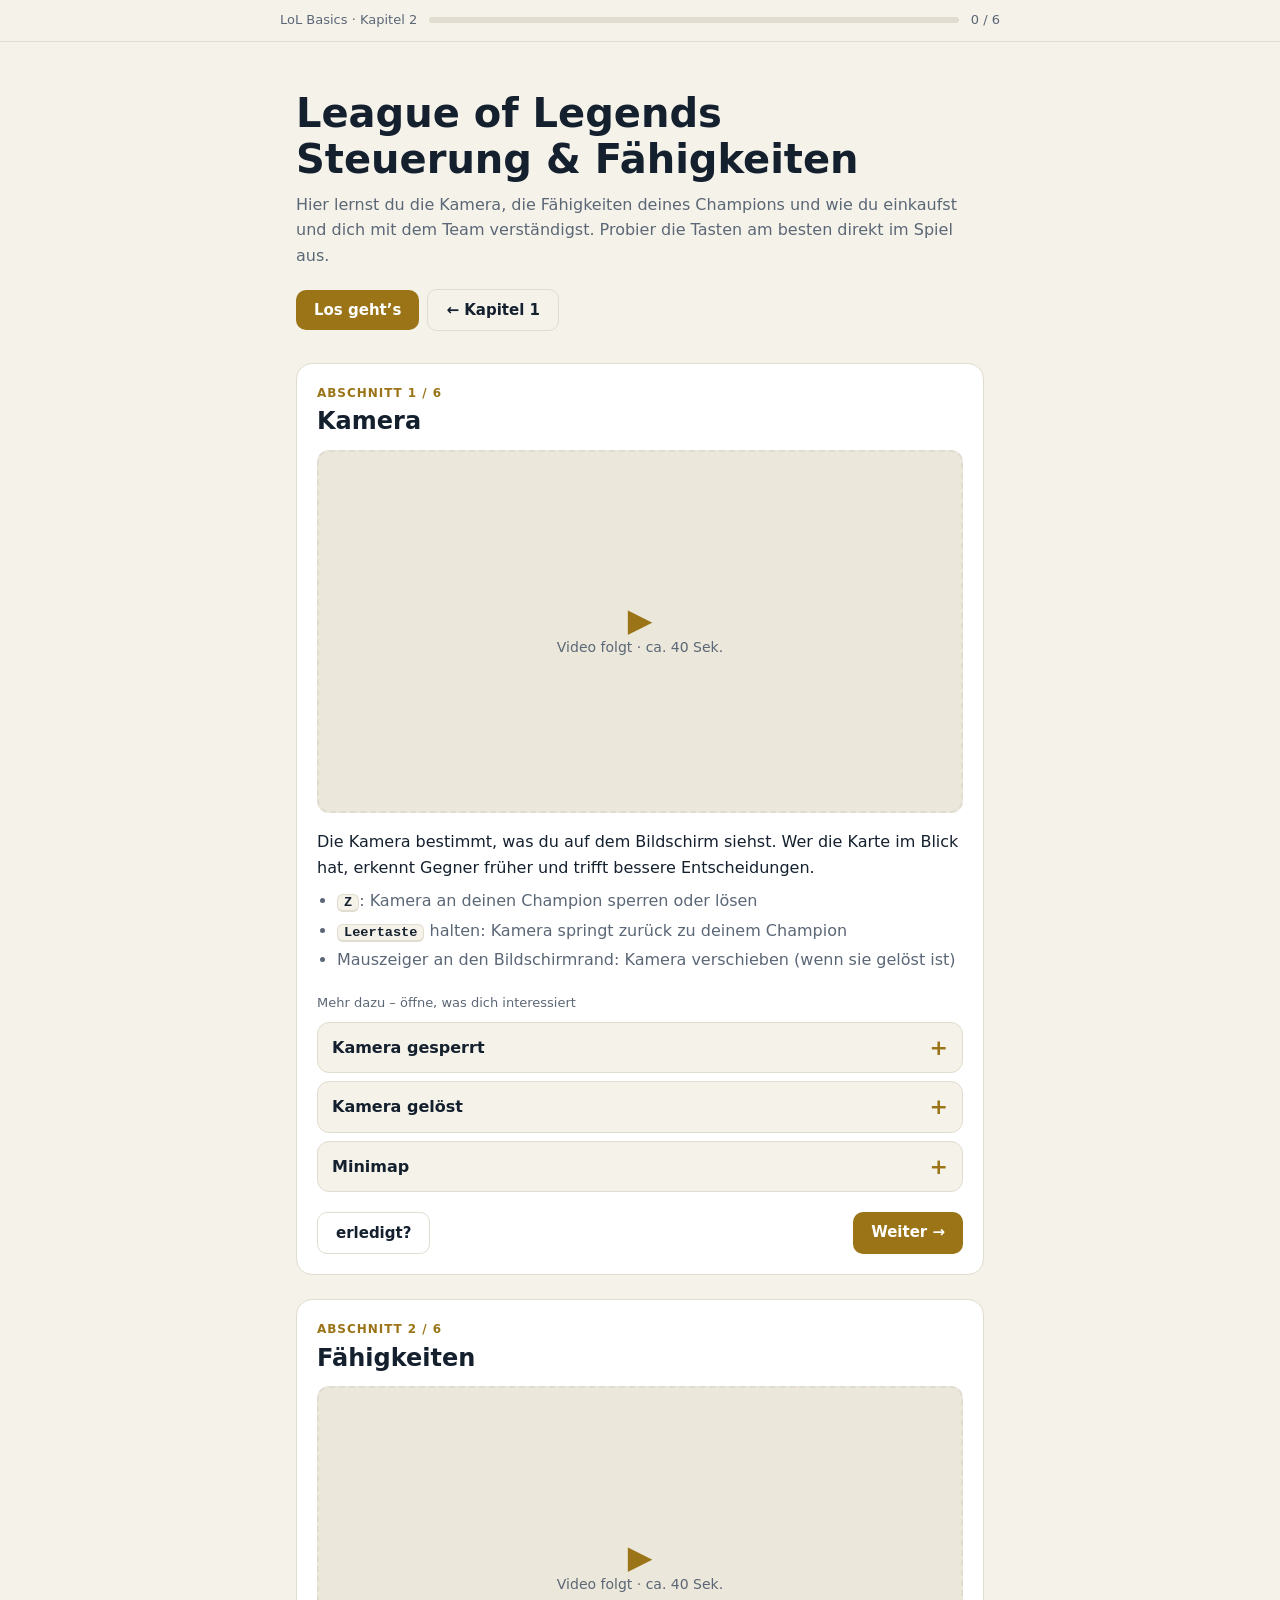
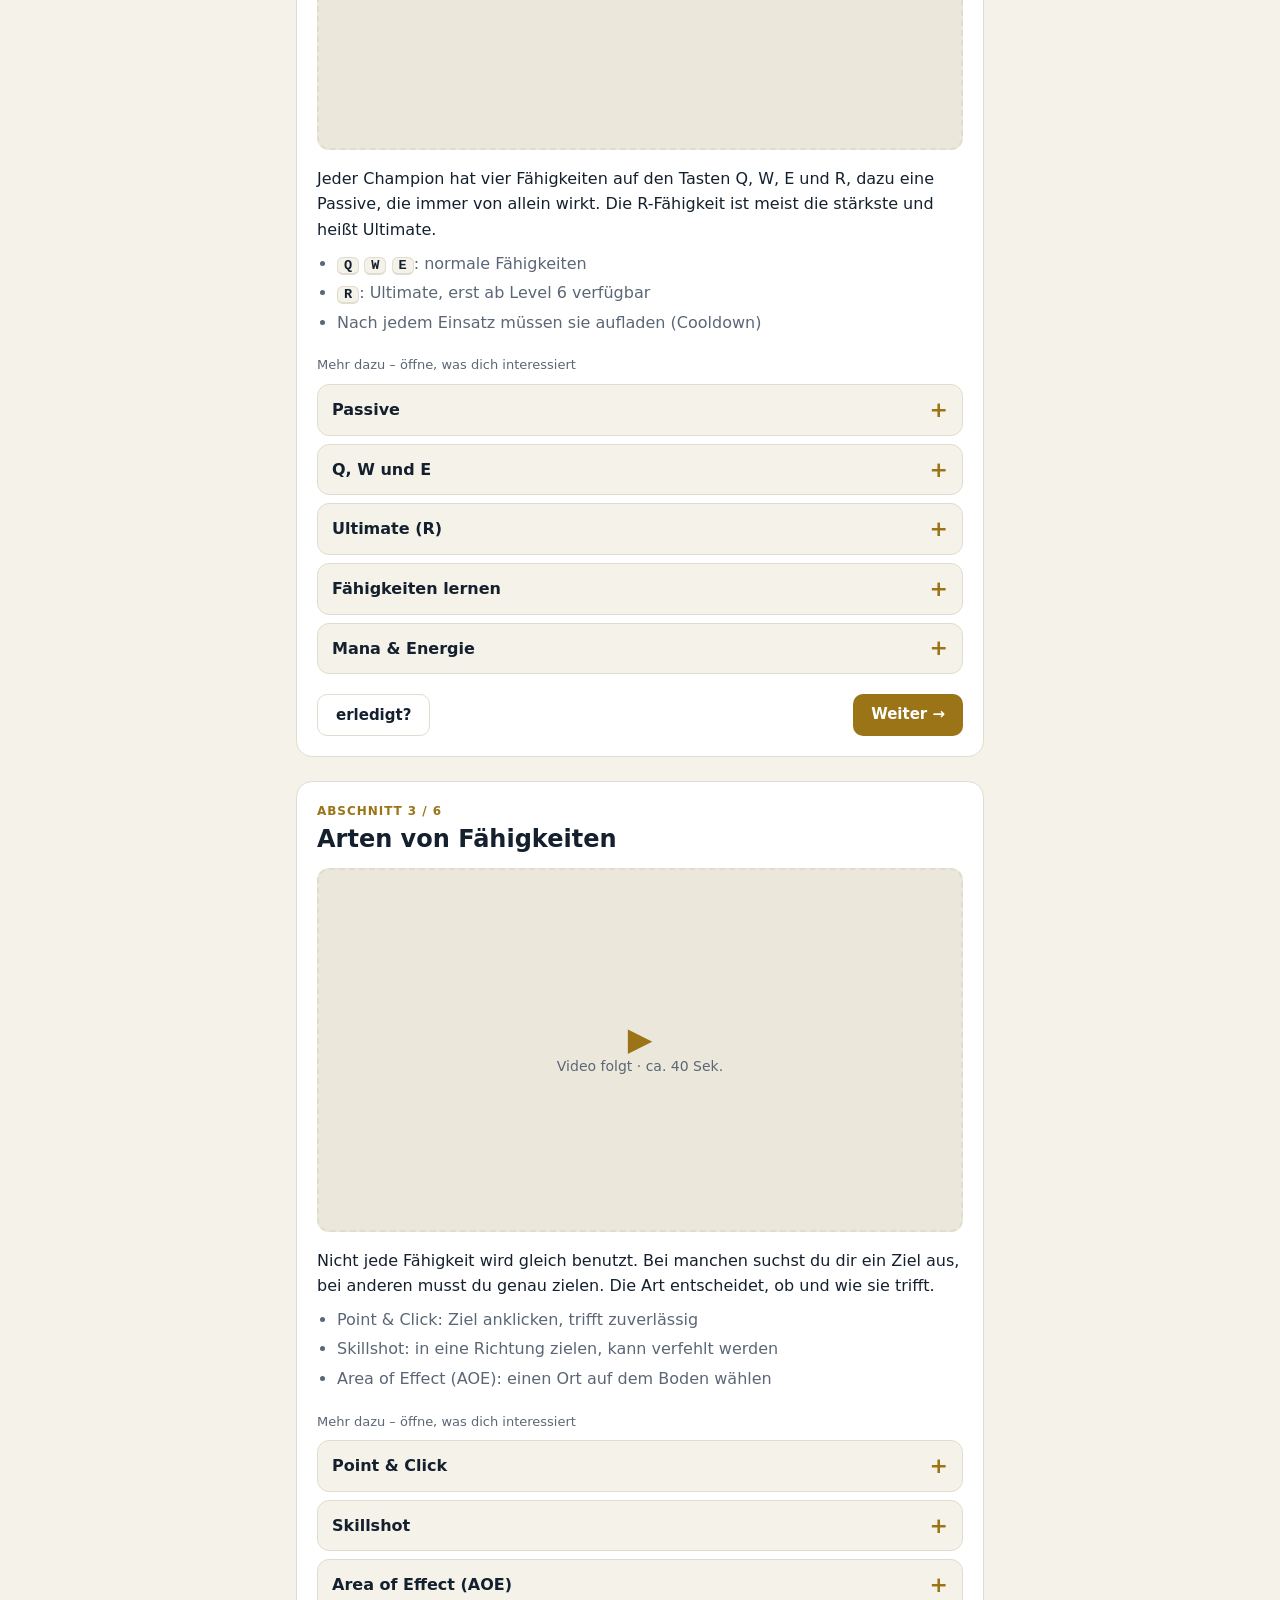
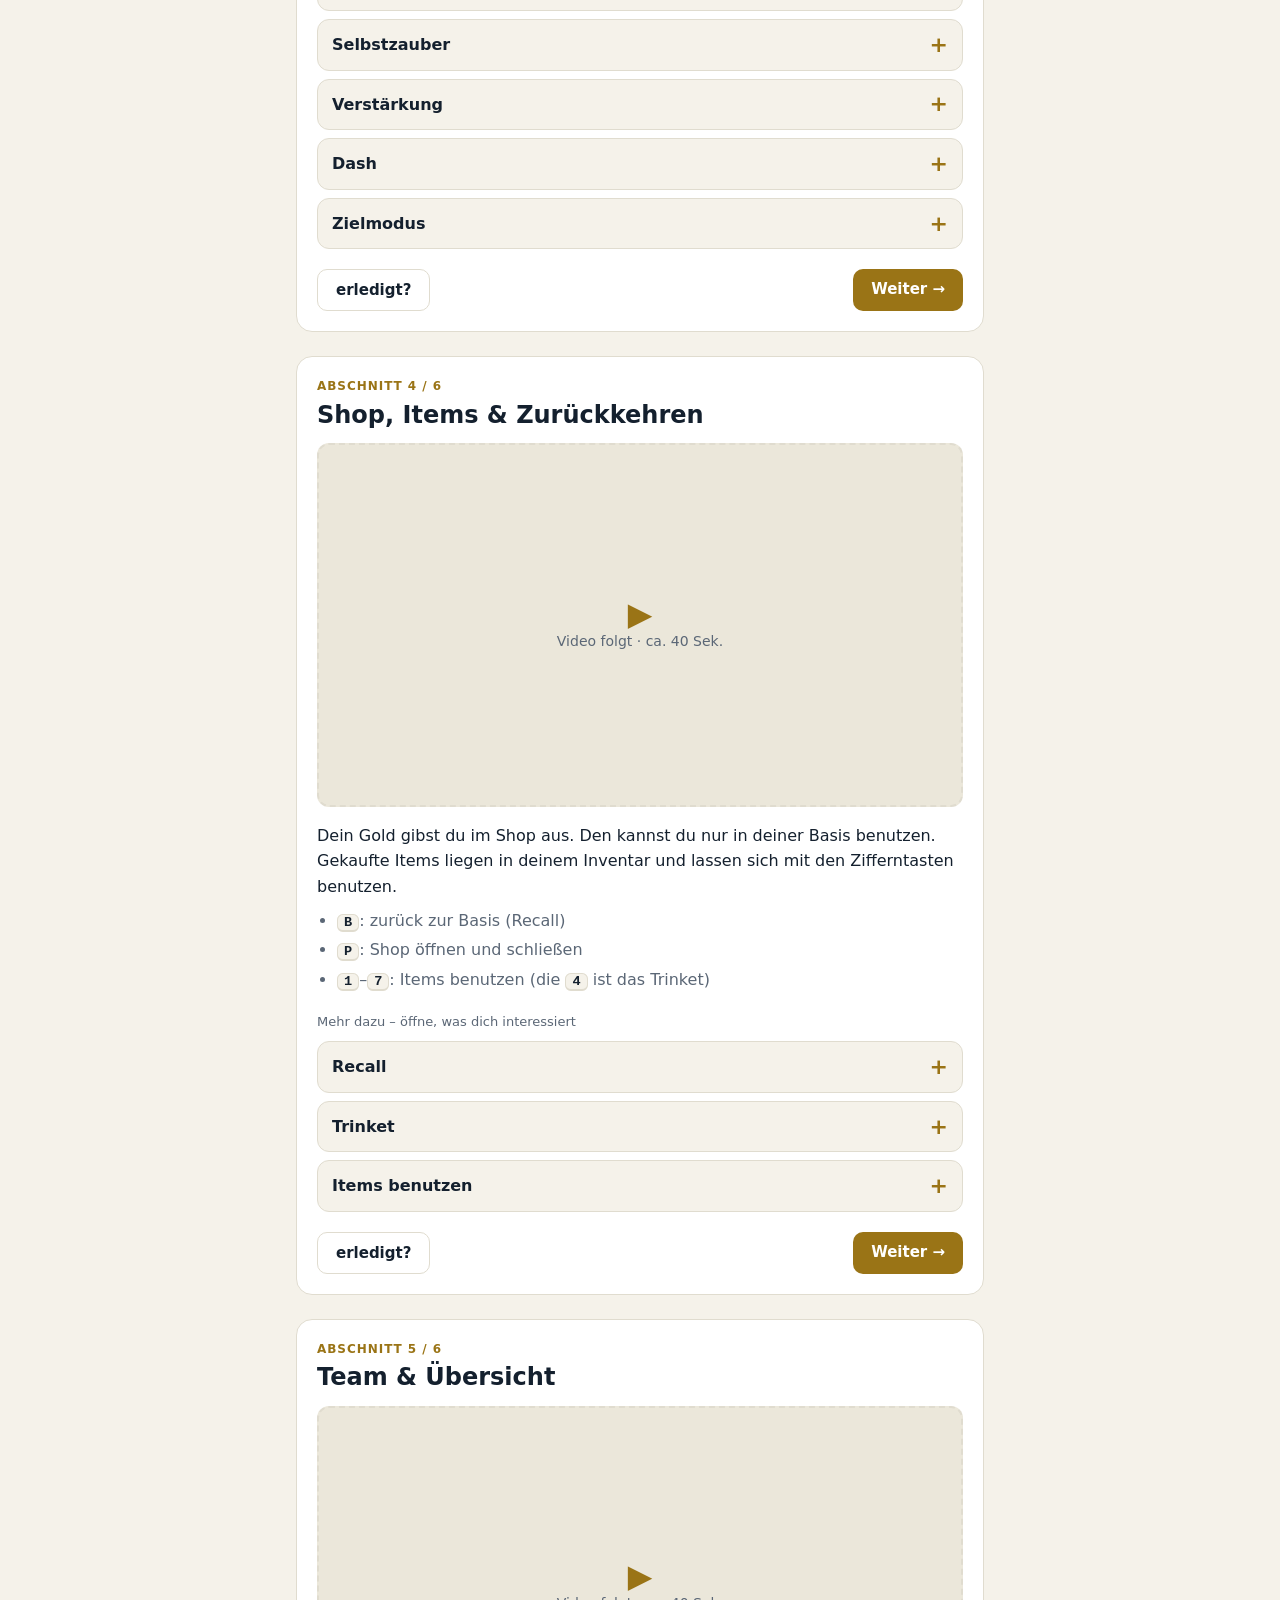
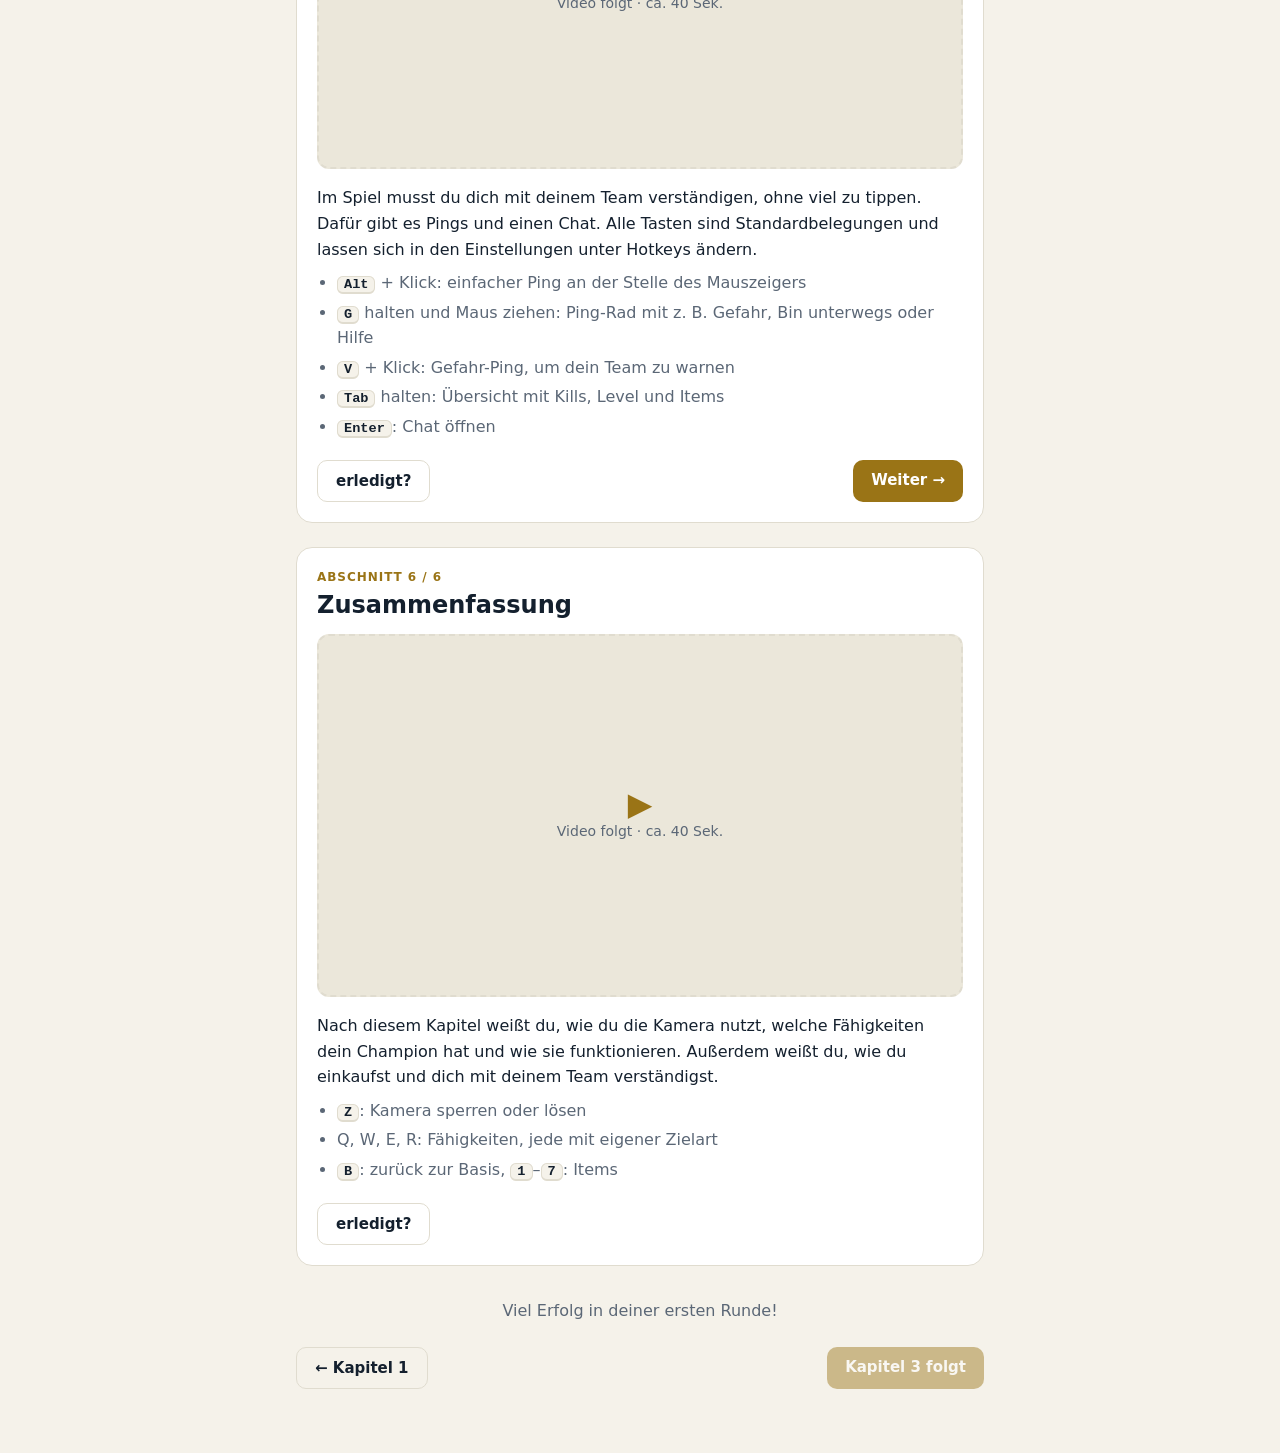
<file: kapitel2.html>
<!DOCTYPE html>
<html lang="de">
<head>
<meta charset="utf-8">
<meta name="viewport" content="width=device-width, initial-scale=1, viewport-fit=cover">
<title>League of Legends – Steuerung &amp; Fähigkeiten</title>
<meta name="description" content="Kamera, Fähigkeiten, Shop und Pings in League of Legends – einfach erklärt für Anfänger, mit kurzen Videos.">
<meta property="og:type" content="website">
<meta property="og:locale" content="de_DE">
<meta property="og:site_name" content="LoL Basics">
<meta property="og:title" content="LoL Basics · Kapitel 2: Steuerung &amp; Fähigkeiten">
<meta property="og:description" content="Kamera, Fähigkeiten, Shop und Pings in League of Legends – einfach erklärt für Anfänger, mit kurzen Videos.">
<!-- VORSCHAUBILD: Sobald du ein Bild hast (am besten 1200×630 Pixel), lege es als "vorschau.png" in diesen Ordner,
     entferne die Kommentarzeichen um die nächste Zeile und ändere unten "summary" in "summary_large_image".
<meta property="og:image" content="https://lukas-trian-nguyen-dinh.github.io/lol-basics/vorschau.png">
-->
<meta name="twitter:card" content="summary">
<link rel="stylesheet" href="style.css">
</head>
<body>
<header><div class="bar"><span>LoL Basics · Kapitel 2</span><div class="track"><div class="fill" id="fill"></div></div><span id="cnt">0 / 0</span></div></header>
<main>
  <section class="hero">
    <h1>League of Legends<br>Steuerung &amp; Fähigkeiten</h1>
    <p>Hier lernst du die Kamera, die Fähigkeiten deines Champions und wie du einkaufst und dich mit dem Team verständigst. Probier die Tasten am besten direkt im Spiel aus.</p>
    <a class="btn" href="#k1">Los geht’s</a><a class="btn ghost" href="index.html">← Kapitel 1</a>
  </section>
  <div id="chapters"></div>
</main>
<script>
/* Hier kannst du alles anpassen.
   video: Link zu einer .mp4-Datei (z. B. "videos/kapitel1.mp4") oder ein YouTube-Link. Leer lassen = Platzhalter. */
const CHAPTERS=[
{title:"Kamera",video:"",
 text:"Die Kamera bestimmt, was du auf dem Bildschirm siehst. Wer die Karte im Blick hat, erkennt Gegner früher und trifft bessere Entscheidungen.",
 points:["<kbd>Z</kbd>: Kamera an deinen Champion sperren oder lösen","<kbd>Leertaste</kbd> halten: Kamera springt zurück zu deinem Champion","Mauszeiger an den Bildschirmrand: Kamera verschieben (wenn sie gelöst ist)"],
 subs:[
  {title:"Kamera gesperrt",video:"",text:"Die Kamera folgt immer deinem Champion. Das ist einfach für den Anfang, aber du siehst weniger von der Umgebung."},
  {title:"Kamera gelöst",video:"",text:"Du bewegst die Kamera selbst mit der Maus am Bildschirmrand. So schaust du in die Lane voraus oder auf Gegner, ohne dich selbst zu bewegen. Mit der <kbd>Leertaste</kbd> holst du sie zurück."},
  {title:"Minimap",video:"",text:"Linksklick auf die Minimap bewegt die Kamera dorthin, Rechtsklick lässt deinen Champion dorthin laufen. Schau regelmäßig drauf: Sie zeigt dir, wo dein Team und die Gegner sind."},
]},

{title:"Fähigkeiten",video:"",
 text:"Jeder Champion hat vier Fähigkeiten auf den Tasten Q, W, E und R, dazu eine Passive, die immer von allein wirkt. Die R-Fähigkeit ist meist die stärkste und heißt Ultimate.",
 points:["<kbd>Q</kbd> <kbd>W</kbd> <kbd>E</kbd>: normale Fähigkeiten","<kbd>R</kbd>: Ultimate, erst ab Level 6 verfügbar","Nach jedem Einsatz müssen sie aufladen (Cooldown)"],
 subs:[
  {title:"Passive",video:"",text:"Die Passive hat keine Taste. Sie wirkt automatisch und gibt deinem Champion seine besondere Eigenschaft."},
  {title:"Q, W und E",video:"",text:"Deine drei normalen Fähigkeiten. Du kannst sie ab Level 1 lernen und setzt sie oft ein, um Schaden zu machen, dich zu schützen oder Gegner zu kontrollieren. Ihre Cooldowns sind meist kurz."},
  {title:"Ultimate (R)",video:"",text:"Die stärkste Fähigkeit deines Champions. Du schaltest sie ab Level 6 frei und verbesserst sie auf Level 11 und 16. Ihr Cooldown ist lang, dafür kann sie einen Kampf entscheiden."},
  {title:"Fähigkeiten lernen",video:"",text:"Bei jedem Levelaufstieg bekommst du einen Fähigkeitspunkt. Halte <kbd>Strg</kbd> gedrückt und drücke Q, W, E oder R, um die Fähigkeit zu lernen oder zu verbessern. Du kannst auch auf das kleine Plus klicken. Die beste Reihenfolge hast du schon auf <a href=\"https://op.gg/lol/champions\" target=\"_blank\" rel=\"noopener\">op.gg</a> nachgeschlagen."},
  {title:"Mana & Energie",video:"",text:"Viele Fähigkeiten kosten Mana (blauer Balken) oder Energie (gelber Balken). Mana füllt sich langsam auf, Energie schneller. Ist der Balken leer, kannst du nichts wirken. Manche Champions brauchen gar keins von beiden."},
]},

{title:"Arten von Fähigkeiten",video:"",
 text:"Nicht jede Fähigkeit wird gleich benutzt. Bei manchen suchst du dir ein Ziel aus, bei anderen musst du genau zielen. Die Art entscheidet, ob und wie sie trifft.",
 points:["Point & Click: Ziel anklicken, trifft zuverlässig","Skillshot: in eine Richtung zielen, kann verfehlt werden","Area of Effect (AOE): einen Ort auf dem Boden wählen"],
 subs:[
  {title:"Point & Click",video:"",text:"Du wählst einen Gegner als Ziel. Die Fähigkeit trifft zuverlässig, solange er in Reichweite bleibt. Beispiel: Annies Q."},
  {title:"Skillshot",video:"",text:"Du zielst in eine Richtung und ein Projektil fliegt los. Es trifft nur, wenn ein Gegner im Weg steht. Gegner können ausweichen, und Minions können das Projektil blockieren. Beispiel: Ezreals Q."},
  {title:"Area of Effect (AOE)",video:"",text:"Du wählst einen Punkt auf dem Boden. Dort wirkt die Fähigkeit in einem Kreis, oft nach kurzer Verzögerung. Wer rechtzeitig herausläuft, nimmt keinen Schaden. Beispiel: Luxs E."},
  {title:"Selbstzauber",video:"",text:"Braucht kein Ziel und wirkt sofort bei dir, zum Beispiel als Schild oder Tempo-Boost. Beispiel: Garens W."},
  {title:"Verstärkung",video:"",text:"Die Fähigkeit macht deinen nächsten normalen Angriff stärker oder gibt ihm einen Zusatzeffekt. Du drückst die Taste und greifst danach an. Beispiel: Garens Q."},
  {title:"Dash",video:"",text:"Dein Champion springt oder rennt ein Stück in eine Richtung. Gut zum Angreifen und zum Fliehen. Beispiel: Ezreals E."},
  {title:"Zielmodus",video:"",text:"Normalerweise drückst du die Taste und klickst dann, um die Fähigkeit auszulösen. Mit der Option Schnellzauber in den Einstellungen wirkt sie sofort beim Tastendruck in Richtung deines Mauszeigers. Das ist schneller, braucht aber Übung."},
]},

{title:"Shop, Items & Zurückkehren",video:"",
 text:"Dein Gold gibst du im Shop aus. Den kannst du nur in deiner Basis benutzen. Gekaufte Items liegen in deinem Inventar und lassen sich mit den Zifferntasten benutzen.",
 points:["<kbd>B</kbd>: zurück zur Basis (Recall)","<kbd>P</kbd>: Shop öffnen und schließen","<kbd>1</kbd>–<kbd>7</kbd>: Items benutzen (die <kbd>4</kbd> ist das Trinket)"],
 subs:[
  {title:"Recall",video:"",text:"Mit <kbd>B</kbd> kehrst du nach etwa 8 Sekunden in die Basis zurück, heilst dich und kaufst ein. Wirst du dabei getroffen oder bewegst dich, wird der Recall abgebrochen. Mach es also nur, wenn kein Gegner in der Nähe ist."},
  {title:"Trinket",video:"",text:"Das Trinket ist ein kostenloser Gegenstand auf Taste <kbd>4</kbd>. Meist ist das eine Ward: Du setzt sie auf den Boden und siehst dadurch einen Bereich der Karte, ohne selbst dort zu sein."},
  {title:"Items benutzen",video:"",text:"Manche Items haben eine aktive Fähigkeit. Du löst sie mit der Zifferntaste des Inventarplatzes aus, in dem das Item liegt."},
]},

{title:"Team & Übersicht",video:"",
 text:"Im Spiel musst du dich mit deinem Team verständigen, ohne viel zu tippen. Dafür gibt es Pings und einen Chat. Alle Tasten sind Standardbelegungen und lassen sich in den Einstellungen unter Hotkeys ändern.",
 points:["<kbd>Alt</kbd> + Klick: einfacher Ping an der Stelle des Mauszeigers","<kbd>G</kbd> halten und Maus ziehen: Ping-Rad mit z. B. Gefahr, Bin unterwegs oder Hilfe","<kbd>V</kbd> + Klick: Gefahr-Ping, um dein Team zu warnen","<kbd>Tab</kbd> halten: Übersicht mit Kills, Level und Items","<kbd>Enter</kbd>: Chat öffnen"],
},

{title:"Zusammenfassung",video:"",
 text:"Nach diesem Kapitel weißt du, wie du die Kamera nutzt, welche Fähigkeiten dein Champion hat und wie sie funktionieren. Außerdem weißt du, wie du einkaufst und dich mit deinem Team verständigst.",
 points:["<kbd>Z</kbd>: Kamera sperren oder lösen","Q, W, E, R: Fähigkeiten, jede mit eigener Zielart","<kbd>B</kbd>: zurück zur Basis, <kbd>1</kbd>–<kbd>7</kbd>: Items"],
 }

];

const KEY="lol-basics-done-2";
const LAST="";
/* Navigation zwischen den Kapiteln. Sobald es Kapitel 3 gibt: den span durch <a class="btn" href="kapitel3.html">Kapitel 3 →</a> ersetzen. */
const END='<p class="fin">Viel Erfolg in deiner ersten Runde!</p>'+
  '<div class="actions"><a class="btn ghost" href="index.html">← Kapitel 1</a><span class="btn off" aria-disabled="true">Kapitel 3 folgt</span></div>';
</script>
<script src="app.js"></script>
</body>
</html>
</file>
<file: style.css>
/* Gemeinsames Aussehen für alle Kapitel-Seiten */
:root{--bg:#f5f2ea;--surface:#fff;--ink:#14202e;--muted:#5b6776;--accent:#9a7416;--accent-ink:#fff;--line:#e0dccf;--ph:#ebe7da;
box-sizing:border-box;padding-top:env(safe-area-inset-top,0px);padding-bottom:env(safe-area-inset-bottom,0px)}
@media (prefers-color-scheme:dark){:root:not([data-theme="light"]){--bg:#0b1420;--surface:#121f30;--ink:#eef1f5;--muted:#9aa8ba;--accent:#d7b25a;--accent-ink:#1a1405;--line:#24364d;--ph:#0e1a2a}}
:root[data-theme="dark"]{--bg:#0b1420;--surface:#121f30;--ink:#eef1f5;--muted:#9aa8ba;--accent:#d7b25a;--accent-ink:#1a1405;--line:#24364d;--ph:#0e1a2a}
html{scroll-behavior:smooth;scroll-padding-top:72px}
*{box-sizing:border-box}
body{margin:0;background:var(--bg);color:var(--ink);font:16px/1.6 system-ui,-apple-system,"Segoe UI",Roboto,sans-serif}
header{position:sticky;top:env(safe-area-inset-top,0px);z-index:5;background:var(--bg);border-bottom:1px solid var(--line);padding:10px 16px}
.bar{max-width:720px;margin:0 auto;display:flex;align-items:center;gap:12px;font-size:13px;color:var(--muted)}
.track{flex:1;height:6px;border-radius:3px;background:var(--line);overflow:hidden}
.fill{height:100%;width:0;background:var(--accent);transition:width .3s}
main{max-width:720px;margin:0 auto;padding:24px 16px 64px}
.hero{padding:24px 0 32px}
.hero h1{font-size:clamp(28px,7vw,40px);line-height:1.15;margin:0 0 10px}
.hero p{color:var(--muted);margin:0 0 20px}
.btn{display:inline-block;border:0;border-radius:10px;padding:11px 18px;font:600 15px system-ui,sans-serif;cursor:pointer;text-decoration:none;background:var(--accent);color:var(--accent-ink)}
.btn.ghost{background:transparent;color:var(--ink);border:1px solid var(--line)}
.btn.ghost.on{border-color:var(--accent);color:var(--accent)}
.ch{background:var(--surface);border:1px solid var(--line);border-radius:16px;padding:20px;margin-bottom:24px}
.num{font-size:12px;letter-spacing:.08em;text-transform:uppercase;color:var(--accent);font-weight:700}
.ch h2{margin:4px 0 14px;font-size:24px;line-height:1.2}
.vid video,.vid iframe,.ph{display:block;width:100%;aspect-ratio:16/9;border:0;border-radius:12px;background:#000}
.ph{background:var(--ph);border:2px dashed var(--line);display:flex;flex-direction:column;align-items:center;justify-content:center;color:var(--muted);font-size:14px}
.play{font-size:32px;color:var(--accent);line-height:1}
.lead{margin:16px 0 8px}
.pts{margin:0 0 20px;padding-left:20px;color:var(--muted)}
.pts li{margin:4px 0}
.actions{display:flex;flex-wrap:wrap;gap:10px;justify-content:space-between}
.subs{margin:0 0 20px}
.subs-h{font-size:13px;color:var(--muted);margin-bottom:8px}
.sub{border:1px solid var(--line);border-radius:12px;margin-bottom:8px;background:var(--bg)}
.sub summary{cursor:pointer;padding:12px 14px;font-weight:600;list-style:none;display:flex;justify-content:space-between;align-items:center}
.sub summary::-webkit-details-marker{display:none}
.sub summary::after{content:"+";color:var(--accent);font-size:22px;line-height:1}
.sub[open] summary::after{content:"–"}
.subbody{padding:0 14px 6px}
.fin{text-align:center;color:var(--muted);padding:8px 0}
kbd{border:1px solid var(--line);border-bottom-width:2px;border-radius:6px;padding:0 6px;background:var(--bg);color:var(--ink);font:600 .85em ui-monospace,SFMono-Regular,Menlo,monospace;white-space:nowrap}
.hero .btn+.btn{margin-left:8px}
.btn.off{opacity:.45;cursor:default}
</file>
